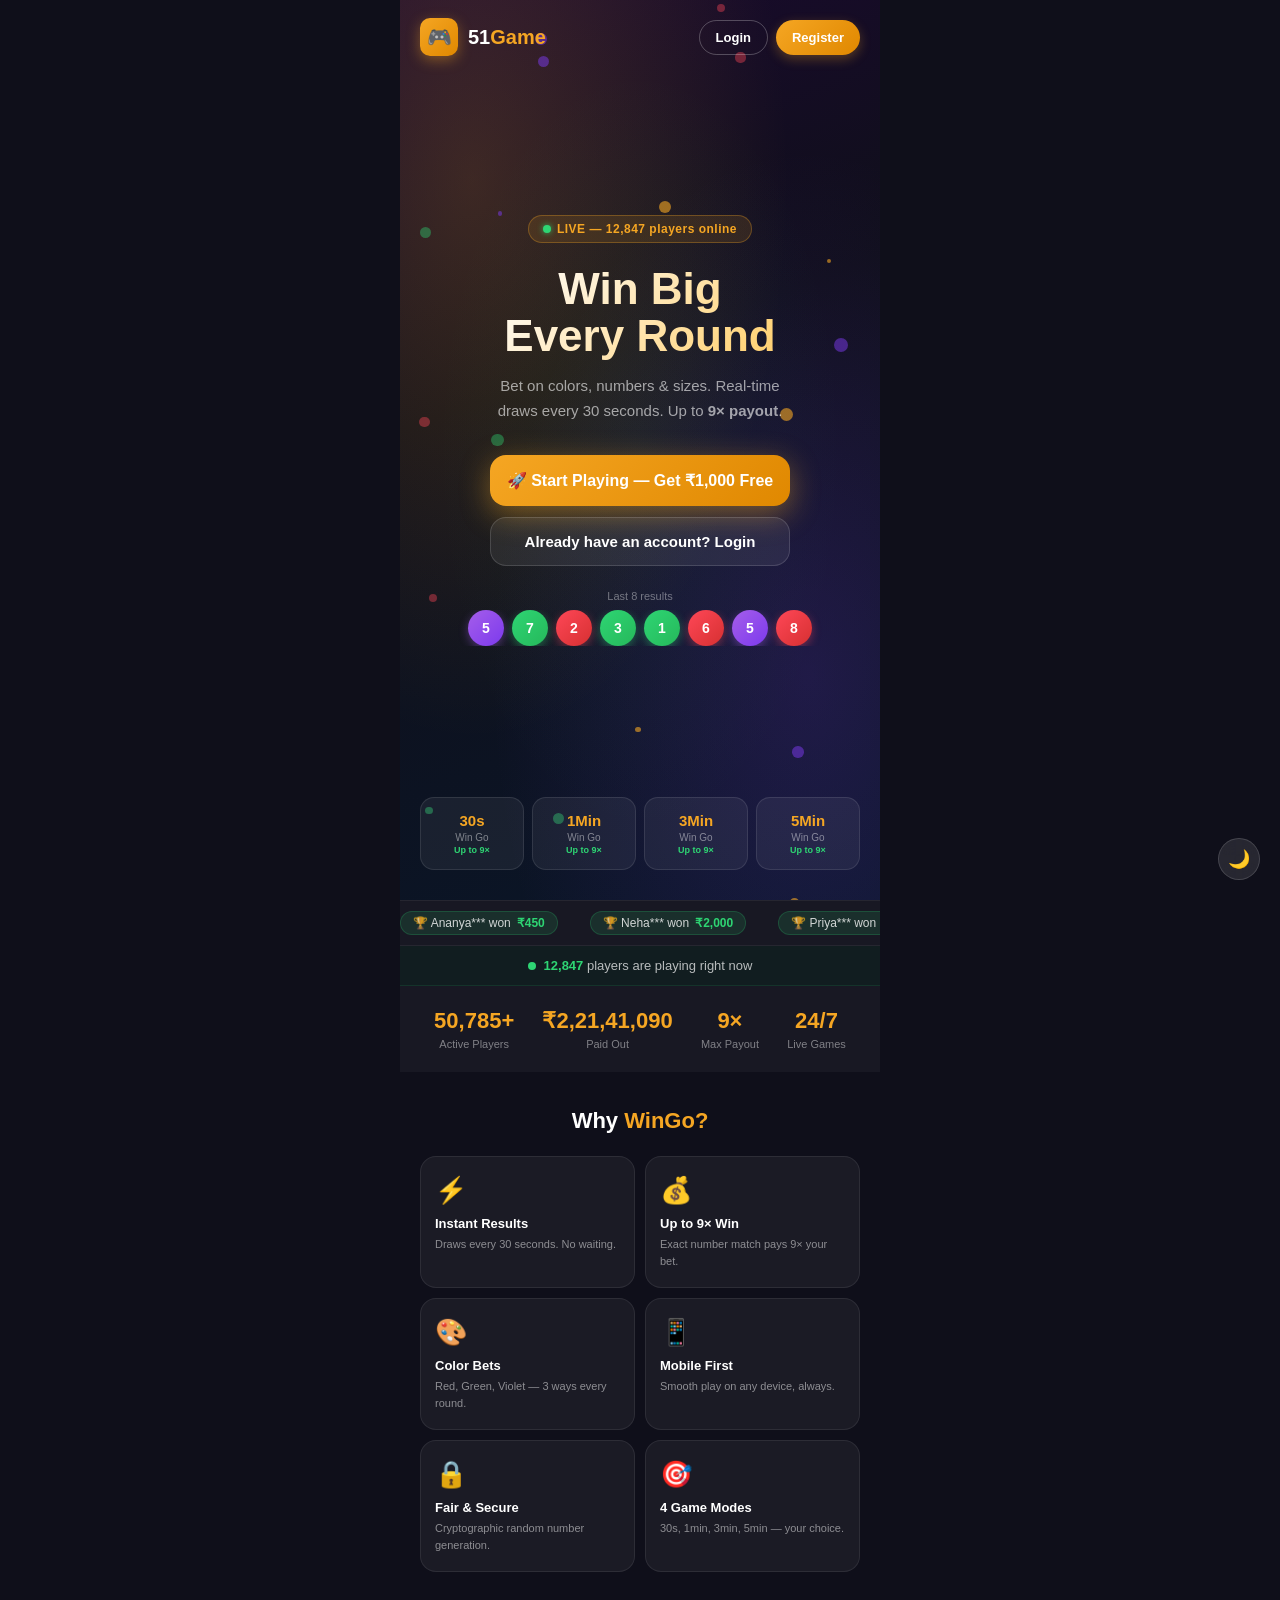
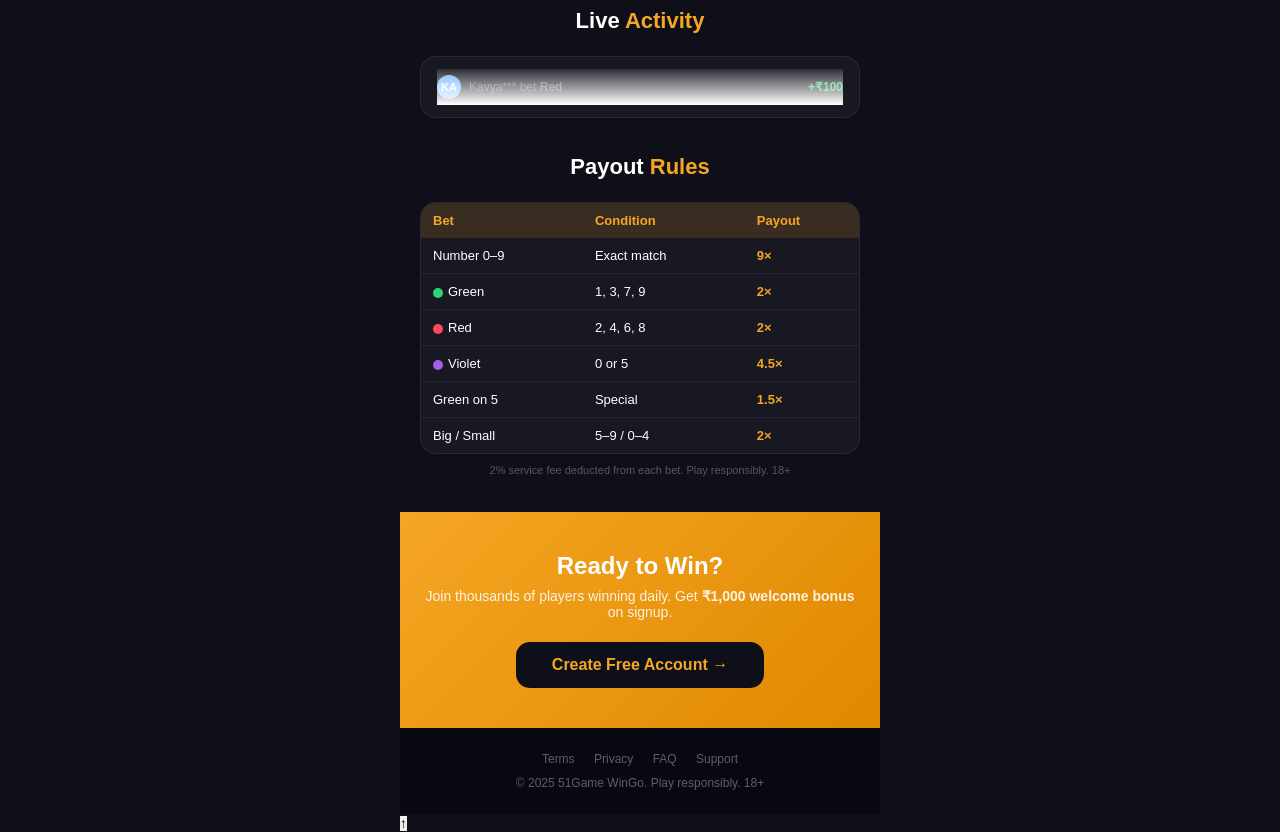
<file: home.html>
<!DOCTYPE html>
<html lang="en">
<head>
    <meta charset="UTF-8">
    <meta name="viewport" content="width=device-width, initial-scale=1.0, maximum-scale=1.0, user-scalable=no">
    <title>51Game WinGo — Win Every 30 Seconds</title>
    <link rel="icon" href="https://ossimg.51game-game.com/51game/other/h5setting_20240530145344k6oc.ico">
    <link rel="manifest" href="manifest.json">
    <link rel="stylesheet" href="css/animations.css">
    <meta name="theme-color" content="#f5a623">
    <style>
        * { box-sizing: border-box; margin: 0; padding: 0; }
        body {
            font-family: -apple-system, BlinkMacSystemFont, 'Segoe UI', sans-serif;
            background: #0f0f1a;
            color: #fff;
            min-height: 100vh;
            max-width: 480px;
            margin: 0 auto;
            overflow-x: hidden;
        }
        a { text-decoration: none; color: inherit; }
        button { cursor: pointer; border: none; outline: none; font-family: inherit; }

        /* ── Hero ── */
        .hero {
            min-height: 100vh;
            background: linear-gradient(160deg, #1a0a2e 0%, #0f0f1a 40%, #0a1628 100%);
            display: flex; flex-direction: column;
            position: relative; overflow: hidden;
        }
        .hero-bg-glow {
            position: absolute; inset: 0; pointer-events: none;
            background:
                radial-gradient(ellipse at 15% 20%, rgba(245,166,35,0.18) 0%, transparent 55%),
                radial-gradient(ellipse at 85% 75%, rgba(124,58,237,0.18) 0%, transparent 55%),
                radial-gradient(ellipse at 50% 50%, rgba(46,213,115,0.06) 0%, transparent 60%);
        }

        /* ── Nav ── */
        .nav {
            display: flex; align-items: center; justify-content: space-between;
            padding: 18px 20px;
            position: relative; z-index: 10;
        }
        .nav-logo { display: flex; align-items: center; gap: 10px; }
        .nav-logo-icon {
            width: 38px; height: 38px;
            background: linear-gradient(135deg, #f5a623, #e08800);
            border-radius: 10px;
            display: flex; align-items: center; justify-content: center;
            font-size: 20px;
            box-shadow: 0 4px 14px rgba(245,166,35,0.4);
        }
        .nav-logo span { font-size: 20px; font-weight: 800; }
        .nav-logo span em { color: #f5a623; font-style: normal; }
        .nav-btns { display: flex; gap: 8px; }
        .nav-btn {
            padding: 9px 16px; border-radius: 20px;
            font-size: 13px; font-weight: 600;
            transition: all 0.2s;
        }
        .nav-btn-login {
            background: transparent;
            border: 1.5px solid rgba(255,255,255,0.25);
            color: #fff;
        }
        .nav-btn-login:hover { border-color: rgba(255,255,255,0.5); }
        .nav-btn-register {
            background: linear-gradient(135deg, #f5a623, #e08800);
            color: #fff;
            box-shadow: 0 4px 12px rgba(245,166,35,0.3);
        }

        /* ── Live badge ── */
        .live-badge {
            display: inline-flex; align-items: center; gap: 6px;
            background: rgba(245,166,35,0.12);
            border: 1px solid rgba(245,166,35,0.3);
            color: #f5a623;
            padding: 6px 14px; border-radius: 20px;
            font-size: 12px; font-weight: 700; letter-spacing: 0.5px;
            margin-bottom: 22px;
        }
        .live-dot {
            width: 8px; height: 8px; border-radius: 50%;
            background: #2ed573;
            animation: pulse 1.5s ease-in-out infinite;
            box-shadow: 0 0 6px rgba(46,213,115,0.8);
        }

        /* ── Hero content ── */
        .hero-content {
            flex: 1;
            display: flex; flex-direction: column;
            align-items: center; justify-content: center;
            padding: 20px 24px 30px;
            text-align: center;
            position: relative; z-index: 5;
        }
        .hero-title {
            font-size: 44px; font-weight: 900;
            line-height: 1.08;
            margin-bottom: 14px;
            background: linear-gradient(135deg, #fff 0%, #ffd57e 50%, #f5a623 100%);
            -webkit-background-clip: text;
            -webkit-text-fill-color: transparent;
            background-clip: text;
            background-size: 200% auto;
            animation: gradientShift 4s ease infinite;
        }
        @keyframes gradientShift {
            0%,100% { background-position: 0% 50%; }
            50% { background-position: 100% 50%; }
        }
        .hero-subtitle {
            font-size: 15px; color: rgba(255,255,255,0.6);
            line-height: 1.65; max-width: 320px;
            margin-bottom: 32px;
        }
        .hero-cta { display: flex; flex-direction: column; gap: 11px; width: 100%; max-width: 300px; }
        .cta-primary {
            padding: 16px;
            background: linear-gradient(135deg, #f5a623, #e08800);
            color: #fff; border-radius: 16px;
            font-size: 16px; font-weight: 700;
            box-shadow: 0 8px 30px rgba(245,166,35,0.45);
            transition: transform 0.15s, box-shadow 0.15s;
        }
        .cta-primary:active { transform: scale(0.97); box-shadow: 0 4px 16px rgba(245,166,35,0.3); }
        .cta-secondary {
            padding: 15px;
            background: rgba(255,255,255,0.07);
            border: 1.5px solid rgba(255,255,255,0.14);
            color: #fff; border-radius: 16px;
            font-size: 15px; font-weight: 600;
            transition: background 0.2s;
        }
        .cta-secondary:active { background: rgba(255,255,255,0.12); }

        /* ── Recent results ticker ── */
        .results-ticker {
            margin-top: 24px;
            width: 100%;
        }
        .ticker-label { font-size: 11px; color: rgba(255,255,255,0.4); margin-bottom: 8px; text-align: center; }
        .ticker-nums {
            display: flex; gap: 8px; justify-content: center; flex-wrap: nowrap; overflow: hidden;
        }
        .ticker-num {
            width: 36px; height: 36px; border-radius: 50%;
            display: flex; align-items: center; justify-content: center;
            font-size: 14px; font-weight: 800; color: #fff;
            flex-shrink: 0;
        }
        .tn-green  { background: linear-gradient(135deg,#2ed573,#26b85b); box-shadow: 0 3px 10px rgba(46,213,115,0.4); }
        .tn-red    { background: linear-gradient(135deg,#ff4757,#d63031); box-shadow: 0 3px 10px rgba(255,71,87,0.4); }
        .tn-violet { background: linear-gradient(135deg,#a55eea,#7c3aed); box-shadow: 0 3px 10px rgba(165,94,234,0.4); }
        .tn-mixed  { background: linear-gradient(135deg,#a55eea 0%,#ff4757 100%); }

        /* ── Game modes ── */
        .modes-preview {
            display: flex; gap: 8px;
            justify-content: center;
            margin-top: 0; padding: 0 20px 30px;
            position: relative; z-index: 5;
        }
        .mode-chip {
            flex: 1;
            background: rgba(255,255,255,0.06);
            border: 1px solid rgba(255,255,255,0.1);
            border-radius: 14px;
            padding: 14px 8px;
            text-align: center;
            transition: all 0.2s;
        }
        .mode-chip:active { background: rgba(245,166,35,0.15); border-color: rgba(245,166,35,0.3); }
        .mode-chip .time { font-size: 15px; font-weight: 800; color: #f5a623; }
        .mode-chip .label { font-size: 10px; color: rgba(255,255,255,0.45); margin-top: 3px; }
        .mode-chip .odds { font-size: 9px; color: #2ed573; margin-top: 2px; font-weight: 600; }

        /* ── Marquee wins ── */
        .wins-marquee {
            background: rgba(255,255,255,0.04);
            border-top: 1px solid rgba(255,255,255,0.06);
            border-bottom: 1px solid rgba(255,255,255,0.06);
            padding: 10px 0;
            overflow: hidden;
            position: relative; z-index: 5;
        }
        .wins-marquee-inner {
            display: flex; gap: 32px;
            white-space: nowrap;
            animation: marquee 22s linear infinite;
        }
        .win-pill {
            display: inline-flex; align-items: center; gap: 6px;
            background: rgba(46,213,115,0.12);
            border: 1px solid rgba(46,213,115,0.2);
            border-radius: 20px;
            padding: 4px 12px;
            font-size: 12px; color: rgba(255,255,255,0.8); white-space: nowrap;
        }
        .win-pill .w-amt { color: #2ed573; font-weight: 700; }

        /* ── Stats ── */
        .stats-strip {
            background: rgba(255,255,255,0.04);
            padding: 22px 20px;
            display: flex; justify-content: space-around;
        }
        .stat { text-align: center; }
        .stat-val { font-size: 22px; font-weight: 800; color: #f5a623; }
        .stat-lbl { font-size: 11px; color: rgba(255,255,255,0.45); margin-top: 4px; }

        /* ── Live player count ── */
        .live-players {
            display: flex; align-items: center; justify-content: center; gap: 8px;
            padding: 12px 20px;
            background: rgba(46,213,115,0.07);
            border-bottom: 1px solid rgba(46,213,115,0.12);
        }
        .lp-dot { width: 8px; height: 8px; border-radius: 50%; background: #2ed573; animation: pulse 1.2s ease infinite; }
        .lp-text { font-size: 13px; color: rgba(255,255,255,0.7); }
        .lp-count { color: #2ed573; font-weight: 700; }

        /* ── Features ── */
        .section { padding: 36px 20px; }
        .section-title { font-size: 22px; font-weight: 800; text-align: center; margin-bottom: 22px; }
        .section-title span { color: #f5a623; }
        .features-grid { display: grid; grid-template-columns: 1fr 1fr; gap: 10px; }
        .feature-card {
            background: rgba(255,255,255,0.05);
            border: 1px solid rgba(255,255,255,0.08);
            border-radius: 16px;
            padding: 18px 14px;
            transition: all 0.2s;
        }
        .feature-card:active { transform: scale(0.97); }
        .feature-icon { font-size: 26px; margin-bottom: 10px; }
        .feature-title { font-size: 13px; font-weight: 700; margin-bottom: 5px; }
        .feature-desc { font-size: 11px; color: rgba(255,255,255,0.5); line-height: 1.5; }

        /* ── Payout table ── */
        .payout-table { width: 100%; border-collapse: collapse; font-size: 13px; }
        .payout-table th {
            background: rgba(245,166,35,0.15); color: #f5a623;
            padding: 10px 12px; text-align: left; font-weight: 600;
        }
        .payout-table td { padding: 10px 12px; border-bottom: 1px solid rgba(255,255,255,0.06); }
        .payout-table tr:last-child td { border-bottom: none; }
        .color-dot { width: 10px; height: 10px; border-radius: 50%; display: inline-block; margin-right: 5px; vertical-align: middle; }

        /* ── Bottom CTA ── */
        .bottom-cta {
            background: linear-gradient(135deg, #f5a623 0%, #e08800 100%);
            padding: 40px 24px; text-align: center;
        }
        .bottom-cta h2 { font-size: 24px; font-weight: 800; margin-bottom: 8px; }
        .bottom-cta p { font-size: 14px; opacity: 0.88; margin-bottom: 22px; }
        .bottom-cta .btn {
            display: inline-block;
            background: #0f0f1a; color: #f5a623;
            padding: 14px 36px; border-radius: 14px;
            font-size: 16px; font-weight: 700;
            transition: transform 0.15s;
        }
        .bottom-cta .btn:active { transform: scale(0.96); }

        /* ── Footer ── */
        .footer { background: #080810; padding: 24px; text-align: center; color: rgba(255,255,255,0.35); font-size: 12px; }
        .footer a { color: rgba(255,255,255,0.35); margin: 0 8px; }
        .footer a:hover { color: #f5a623; }

        /* ── Auth Modal ── */
        .modal-overlay {
            position: fixed; inset: 0;
            background: rgba(0,0,0,0.75);
            z-index: 500;
            display: flex; align-items: flex-end;
            opacity: 0; pointer-events: none;
            transition: opacity 0.3s;
        }
        .modal-overlay.open { opacity: 1; pointer-events: all; }
        .modal-sheet {
            background: #1a1a2e;
            border: 1px solid rgba(255,255,255,0.1);
            border-radius: 24px 24px 0 0;
            width: 100%; max-width: 480px; margin: 0 auto;
            padding: 24px 22px 48px;
            transform: translateY(100%);
            transition: transform 0.35s cubic-bezier(0.4,0,0.2,1);
            max-height: 90vh; overflow-y: auto;
        }
        .modal-overlay.open .modal-sheet { transform: translateY(0); }
        .modal-handle { width: 40px; height: 4px; background: rgba(255,255,255,0.2); border-radius: 2px; margin: 0 auto 22px; }
        .modal-tabs {
            display: flex; border-radius: 12px;
            background: rgba(255,255,255,0.07); padding: 4px;
            margin-bottom: 22px;
        }
        .modal-tab {
            flex: 1; padding: 10px; border-radius: 9px;
            text-align: center; font-size: 14px; font-weight: 600;
            color: rgba(255,255,255,0.4); transition: all 0.2s; cursor: pointer;
        }
        .modal-tab.active { background: linear-gradient(135deg,#f5a623,#e08800); color: #fff; }
        .field-group { margin-bottom: 14px; position: relative; }
        .field-label { font-size: 12px; color: rgba(255,255,255,0.5); margin-bottom: 6px; }
        .field-input {
            width: 100%; padding: 13px 16px;
            background: rgba(255,255,255,0.07);
            border: 1.5px solid rgba(255,255,255,0.1);
            border-radius: 12px;
            color: #fff; font-size: 15px; font-family: inherit;
            transition: border-color 0.2s;
        }
        .field-input:focus { border-color: #f5a623; outline: none; }
        .field-input::placeholder { color: rgba(255,255,255,0.3); }
        .field-input.valid   { border-color: #2ed573; }
        .field-input.invalid { border-color: #ff4757; }

        /* Password toggle */
        .pw-wrap { position: relative; }
        .pw-wrap .field-input { padding-right: 44px; }
        .pw-toggle {
            position: absolute; right: 14px; top: 50%; transform: translateY(-50%);
            background: none; border: none; color: rgba(255,255,255,0.4);
            cursor: pointer; font-size: 16px; padding: 4px;
        }

        /* Validation hint */
        .field-hint {
            font-size: 11px; margin-top: 4px;
            display: none;
        }
        .field-hint.ok  { color: #2ed573; display: block; }
        .field-hint.err { color: #ff4757; display: block; }

        .submit-btn {
            width: 100%; padding: 15px;
            background: linear-gradient(135deg, #f5a623, #e08800);
            color: #fff; border-radius: 14px;
            font-size: 16px; font-weight: 700; margin-top: 6px;
            transition: transform 0.15s, box-shadow 0.15s;
            box-shadow: 0 6px 20px rgba(245,166,35,0.35);
        }
        .submit-btn:active { transform: scale(0.97); }
        .submit-btn:disabled { opacity: 0.6; cursor: not-allowed; }
        .modal-footer { text-align: center; margin-top: 14px; font-size: 13px; color: rgba(255,255,255,0.4); }
        .modal-footer a { color: #f5a623; }
        .modal-error {
            background: rgba(255,71,87,0.15);
            border: 1px solid rgba(255,71,87,0.3);
            color: #ff4757;
            padding: 10px 14px; border-radius: 10px;
            font-size: 13px; margin-bottom: 14px; display: none;
        }
        .bonus-banner {
            background: rgba(46,213,115,0.12);
            border: 1px solid rgba(46,213,115,0.25);
            border-radius: 10px; padding: 10px 14px;
            display: flex; align-items: center; gap: 8px;
            font-size: 13px; color: rgba(255,255,255,0.8);
            margin-bottom: 16px;
        }
        .bonus-banner strong { color: #2ed573; }

        /* ── Toast ── */
        .toast {
            position: fixed; top: 20px; left: 50%; transform: translateX(-50%);
            background: rgba(15,15,26,0.92); color: #fff;
            padding: 10px 22px; border-radius: 30px;
            font-size: 14px; z-index: 9999;
            opacity: 0; pointer-events: none;
            transition: opacity 0.3s; white-space: nowrap;
            border: 1px solid rgba(255,255,255,0.1);
            box-shadow: 0 4px 20px rgba(0,0,0,0.3);
        }
        .toast.show { opacity: 1; }

        /* ── Dark mode toggle ── */
        .dark-toggle {
            position: fixed; bottom: 20px; right: 20px; z-index: 300;
            width: 42px; height: 42px; border-radius: 50%;
            background: rgba(255,255,255,0.1);
            border: 1px solid rgba(255,255,255,0.15);
            color: #fff; font-size: 18px;
            display: flex; align-items: center; justify-content: center;
            cursor: pointer; transition: all 0.2s;
            backdrop-filter: blur(10px);
        }
        .dark-toggle:hover { background: rgba(255,255,255,0.2); }
    </style>
</head>
<body>

<!-- Confetti container (injected by JS) -->
<div id="confetti-container"></div>
<div id="balance-delta"></div>

<!-- Hero -->
<div class="hero">
    <div class="hero-bg-glow" id="particlesBg"></div>

    <nav class="nav anim-fade-in">
        <div class="nav-logo">
            <div class="nav-logo-icon">🎮</div>
            <span>51<em>Game</em></span>
        </div>
        <div class="nav-btns">
            <button class="nav-btn nav-btn-login" id="openLogin">Login</button>
            <button class="nav-btn nav-btn-register" id="openRegister">Register</button>
        </div>
    </nav>

    <div class="hero-content">
        <div class="live-badge anim-fade-up delay-1">
            <span class="live-dot"></span>
            <span id="livePlayerBadge">LIVE — 12,847 players online</span>
        </div>
        <h1 class="hero-title anim-fade-up delay-2">Win Big<br>Every Round</h1>
        <p class="hero-subtitle anim-fade-up delay-3">Bet on colors, numbers & sizes. Real-time draws every 30 seconds. Up to <strong>9× payout</strong>.</p>
        <div class="hero-cta anim-fade-up delay-4">
            <button class="cta-primary" id="openRegisterMain">🚀 Start Playing — Get ₹1,000 Free</button>
            <button class="cta-secondary" id="openLoginMain">Already have an account? Login</button>
        </div>

        <!-- Recent results ticker -->
        <div class="results-ticker anim-fade-up delay-5">
            <div class="ticker-label">Last 8 results</div>
            <div class="ticker-nums" id="tickerNums"></div>
        </div>
    </div>

    <!-- Game modes -->
    <div class="modes-preview anim-fade-up delay-6">
        <div class="mode-chip">
            <div class="time">30s</div>
            <div class="label">Win Go</div>
            <div class="odds">Up to 9×</div>
        </div>
        <div class="mode-chip">
            <div class="time">1Min</div>
            <div class="label">Win Go</div>
            <div class="odds">Up to 9×</div>
        </div>
        <div class="mode-chip">
            <div class="time">3Min</div>
            <div class="label">Win Go</div>
            <div class="odds">Up to 9×</div>
        </div>
        <div class="mode-chip">
            <div class="time">5Min</div>
            <div class="label">Win Go</div>
            <div class="odds">Up to 9×</div>
        </div>
    </div>
</div>

<!-- Marquee recent big wins -->
<div class="wins-marquee">
    <div class="wins-marquee-inner" id="marqueeInner"></div>
</div>

<!-- Live player count -->
<div class="live-players">
    <span class="lp-dot"></span>
    <span class="lp-text"><span class="lp-count" id="liveCount">12,847</span> players are playing right now</span>
</div>

<!-- Stats -->
<div class="stats-strip">
    <div class="stat reveal">
        <div class="stat-val" id="statPlayers">0</div>
        <div class="stat-lbl">Active Players</div>
    </div>
    <div class="stat reveal delay-1">
        <div class="stat-val" id="statPaid">₹0</div>
        <div class="stat-lbl">Paid Out</div>
    </div>
    <div class="stat reveal delay-2">
        <div class="stat-val">9×</div>
        <div class="stat-lbl">Max Payout</div>
    </div>
    <div class="stat reveal delay-3">
        <div class="stat-val">24/7</div>
        <div class="stat-lbl">Live Games</div>
    </div>
</div>

<!-- Features -->
<div class="section">
    <h2 class="section-title reveal">Why <span>WinGo?</span></h2>
    <div class="features-grid">
        <div class="feature-card reveal delay-1">
            <div class="feature-icon">⚡</div>
            <div class="feature-title">Instant Results</div>
            <div class="feature-desc">Draws every 30 seconds. No waiting.</div>
        </div>
        <div class="feature-card reveal delay-2">
            <div class="feature-icon">💰</div>
            <div class="feature-title">Up to 9× Win</div>
            <div class="feature-desc">Exact number match pays 9× your bet.</div>
        </div>
        <div class="feature-card reveal delay-3">
            <div class="feature-icon">🎨</div>
            <div class="feature-title">Color Bets</div>
            <div class="feature-desc">Red, Green, Violet — 3 ways every round.</div>
        </div>
        <div class="feature-card reveal delay-4">
            <div class="feature-icon">📱</div>
            <div class="feature-title">Mobile First</div>
            <div class="feature-desc">Smooth play on any device, always.</div>
        </div>
        <div class="feature-card reveal delay-5">
            <div class="feature-icon">🔒</div>
            <div class="feature-title">Fair & Secure</div>
            <div class="feature-desc">Cryptographic random number generation.</div>
        </div>
        <div class="feature-card reveal delay-6">
            <div class="feature-icon">🎯</div>
            <div class="feature-title">4 Game Modes</div>
            <div class="feature-desc">30s, 1min, 3min, 5min — your choice.</div>
        </div>
    </div>
</div>

<!-- Live activity feed -->
<div class="section" style="padding-top:0">
    <h2 class="section-title reveal">Live <span>Activity</span></h2>
    <div style="background:rgba(255,255,255,0.04);border:1px solid rgba(255,255,255,0.08);border-radius:16px;padding:12px 16px">
        <div class="live-feed" id="liveFeedHome"></div>
    </div>
</div>

<!-- Payout Rules -->
<div class="section" style="padding-top:0">
    <h2 class="section-title reveal">Payout <span>Rules</span></h2>
    <div style="background:rgba(255,255,255,0.04);border:1px solid rgba(255,255,255,0.08);border-radius:16px;overflow:hidden" class="reveal">
        <table class="payout-table">
            <thead><tr><th>Bet</th><th>Condition</th><th>Payout</th></tr></thead>
            <tbody>
                <tr><td>Number 0–9</td><td>Exact match</td><td><strong style="color:#f5a623">9×</strong></td></tr>
                <tr><td><span class="color-dot" style="background:#2ed573"></span>Green</td><td>1, 3, 7, 9</td><td><strong style="color:#f5a623">2×</strong></td></tr>
                <tr><td><span class="color-dot" style="background:#ff4757"></span>Red</td><td>2, 4, 6, 8</td><td><strong style="color:#f5a623">2×</strong></td></tr>
                <tr><td><span class="color-dot" style="background:#a55eea"></span>Violet</td><td>0 or 5</td><td><strong style="color:#f5a623">4.5×</strong></td></tr>
                <tr><td>Green on 5</td><td>Special</td><td><strong style="color:#f5a623">1.5×</strong></td></tr>
                <tr><td>Big / Small</td><td>5–9 / 0–4</td><td><strong style="color:#f5a623">2×</strong></td></tr>
            </tbody>
        </table>
    </div>
    <p style="font-size:11px;color:rgba(255,255,255,0.3);margin-top:10px;text-align:center">2% service fee deducted from each bet. Play responsibly. 18+</p>
</div>

<!-- Bottom CTA -->
<div class="bottom-cta reveal">
    <h2>Ready to Win?</h2>
    <p>Join thousands of players winning daily. Get <strong>₹1,000 welcome bonus</strong> on signup.</p>
    <button class="btn" id="openRegisterBottom">Create Free Account →</button>
</div>

<!-- Footer -->
<div class="footer">
    <p style="margin-bottom:10px">
        <a href="#">Terms</a>
        <a href="#">Privacy</a>
        <a href="#">FAQ</a>
        <a href="#">Support</a>
    </p>
    <p>© 2025 51Game WinGo. Play responsibly. 18+</p>
</div>

<!-- Auth Modal -->
<div class="modal-overlay" id="authModal">
    <div class="modal-sheet">
        <div class="modal-handle"></div>
        <div class="modal-tabs">
            <div class="modal-tab active" id="tabLogin" onclick="switchTab('login')">Login</div>
            <div class="modal-tab" id="tabRegister" onclick="switchTab('register')">Register</div>
        </div>

        <!-- Login Form -->
        <div id="loginForm">
            <div class="modal-error" id="loginError"></div>
            <div class="field-group">
                <div class="field-label">Phone / Username</div>
                <input class="field-input" type="text" id="loginPhone" placeholder="Enter phone or username" autocomplete="username">
            </div>
            <div class="field-group">
                <div class="field-label">Password</div>
                <div class="pw-wrap">
                    <input class="field-input" type="password" id="loginPassword" placeholder="Enter password" autocomplete="current-password">
                    <button class="pw-toggle" onclick="togglePw('loginPassword', this)" type="button">👁</button>
                </div>
            </div>
            <button class="submit-btn" onclick="doLogin()">Login</button>
            <div class="modal-footer">Don't have an account? <a href="#" onclick="switchTab('register')">Register</a></div>
        </div>

        <!-- Register Form -->
        <div id="registerForm" style="display:none">
            <div class="bonus-banner">🎁 <span>Create an account and get <strong>₹1,000 bonus</strong> instantly!</span></div>
            <div class="modal-error" id="registerError"></div>
            <div class="field-group">
                <div class="field-label">Username</div>
                <input class="field-input" type="text" id="regUsername" placeholder="Choose a username" oninput="validateField(this, v => v.length >= 3, 'Min 3 characters', 'Looks good!')">
                <div class="field-hint" id="hintUsername"></div>
            </div>
            <div class="field-group">
                <div class="field-label">Phone Number</div>
                <input class="field-input" type="tel" id="regPhone" placeholder="10-digit phone number" oninput="validateField(this, v => /^\d{10}$/.test(v), 'Enter 10-digit number', '✓ Valid')">
                <div class="field-hint" id="hintPhone"></div>
            </div>
            <div class="field-group">
                <div class="field-label">Password</div>
                <div class="pw-wrap">
                    <input class="field-input" type="password" id="regPassword" placeholder="Min 6 characters" oninput="validateField(this, v => v.length >= 6, 'Min 6 characters', '✓ Strong')" autocomplete="new-password">
                    <button class="pw-toggle" onclick="togglePw('regPassword', this)" type="button">👁</button>
                </div>
                <div class="field-hint" id="hintPassword"></div>
            </div>
            <div class="field-group">
                <div class="field-label">Confirm Password</div>
                <div class="pw-wrap">
                    <input class="field-input" type="password" id="regConfirm" placeholder="Repeat password" oninput="validateConfirm(this)" autocomplete="new-password">
                    <button class="pw-toggle" onclick="togglePw('regConfirm', this)" type="button">👁</button>
                </div>
                <div class="field-hint" id="hintConfirm"></div>
            </div>
            <button class="submit-btn" id="registerBtn" onclick="doRegister()">🎁 Create Account &amp; Claim ₹1,000</button>
            <div class="modal-footer">Already have an account? <a href="#" onclick="switchTab('login')">Login</a></div>
        </div>
    </div>
</div>

<div class="toast" id="toast"></div>

<!-- Dark mode toggle -->
<button class="dark-toggle" id="darkToggle" title="Toggle dark mode">🌙</button>

<script type="module">
import { isLoggedIn, login, register } from './js/user.js';
import { initAll, initParticles, startLiveFeed, countUp, confetti, toggleDarkMode } from './js/enhancements.js';

// ── Redirect if already logged in ─────────
if (isLoggedIn()) { window.location.href = 'index.html'; }

// ── Init global enhancements (ripple + scroll-reveal + dark mode) ─
initAll();

// ── Particles in hero bg ───────────────────
initParticles(document.getElementById('particlesBg'));

// ── Animate stats ─────────────────────────
window.addEventListener('load', () => {
    countUp(document.getElementById('statPlayers'), 52480, 1800, '', '+');
    countUp(document.getElementById('statPaid'), 23500000, 2000, '₹', '');
});

// ── Live player counter fluctuation ──────
let liveN = 12847;
setInterval(() => {
    liveN += Math.floor(Math.random() * 30) - 10;
    if (liveN < 10000) liveN = 10000;
    if (liveN > 20000) liveN = 15000;
    const fmt = liveN.toLocaleString('en-IN');
    document.getElementById('liveCount').textContent = fmt;
    document.getElementById('livePlayerBadge').textContent = `LIVE — ${fmt} players online`;
}, 3500);

// ── Results ticker ────────────────────────
const COLORS = {
    0: 'tn-mixed', 1: 'tn-green', 2: 'tn-red', 3: 'tn-green',
    4: 'tn-red', 5: 'tn-violet', 6: 'tn-red', 7: 'tn-green',
    8: 'tn-red', 9: 'tn-green'
};
function randomResult() { const a = new Uint32Array(1); crypto.getRandomValues(a); return a[0] % 10; }
const tickerNums = document.getElementById('tickerNums');
let ticker = Array.from({length: 8}, randomResult);
function renderTicker() {
    tickerNums.innerHTML = ticker.map(n =>
        `<div class="ticker-num ${COLORS[n]} anim-scale-in">${n}</div>`
    ).join('');
}
renderTicker();
setInterval(() => { ticker.shift(); ticker.push(randomResult()); renderTicker(); }, 5000);

// ── Marquee wins ──────────────────────────
const NAMES = ['Raj***','Priya***','Amit***','Pooja***','Suresh***','Neha***','Vikram***','Ananya***'];
const marqueeInner = document.getElementById('marqueeInner');
const wins = Array.from({length: 8}, () => {
    const name = NAMES[Math.floor(Math.random() * NAMES.length)];
    const amt  = [500,1000,2000,5000,9000,450,900,4500][Math.floor(Math.random() * 8)];
    return `<span class="win-pill">🏆 ${name} won <span class="w-amt">₹${amt.toLocaleString('en-IN')}</span></span>`;
});
// Duplicate for seamless loop
marqueeInner.innerHTML = wins.join('') + wins.join('');

// ── Live activity feed ────────────────────
startLiveFeed(document.getElementById('liveFeedHome'));

// ── Modal logic ───────────────────────────
window.switchTab = function(tab) {
    const isLogin = tab === 'login';
    document.getElementById('tabLogin').classList.toggle('active', isLogin);
    document.getElementById('tabRegister').classList.toggle('active', !isLogin);
    document.getElementById('loginForm').style.display = isLogin ? '' : 'none';
    document.getElementById('registerForm').style.display = isLogin ? 'none' : '';
};

function openModal(tab = 'login') {
    switchTab(tab);
    document.getElementById('authModal').classList.add('open');
}
function closeModal() {
    document.getElementById('authModal').classList.remove('open');
}

document.getElementById('authModal').addEventListener('click', e => { if (e.target === document.getElementById('authModal')) closeModal(); });
document.getElementById('openLogin').onclick = () => openModal('login');
document.getElementById('openRegister').onclick = () => openModal('register');
document.getElementById('openRegisterMain').onclick = () => openModal('register');
document.getElementById('openLoginMain').onclick = () => openModal('login');
document.getElementById('openRegisterBottom').onclick = () => openModal('register');

// ── Toast ──────────────────────────────────
function showToast(msg) {
    const t = document.getElementById('toast');
    t.textContent = msg; t.classList.add('show');
    setTimeout(() => t.classList.remove('show'), 2800);
}

// ── Password visibility toggle ────────────
window.togglePw = function(id, btn) {
    const inp = document.getElementById(id);
    inp.type = inp.type === 'password' ? 'text' : 'password';
    btn.textContent = inp.type === 'password' ? '👁' : '🙈';
};

// ── Real-time validation ──────────────────
window.validateField = function(inp, test, errMsg, okMsg) {
    const key = inp.id.replace('reg', '');
    const hint = document.getElementById('hint' + key.charAt(0).toUpperCase() + key.slice(1));
    if (!inp.value) { inp.classList.remove('valid','invalid'); if (hint) hint.className = 'field-hint'; return; }
    const ok = test(inp.value);
    inp.classList.toggle('valid', ok);
    inp.classList.toggle('invalid', !ok);
    if (hint) { hint.textContent = ok ? okMsg : errMsg; hint.className = 'field-hint ' + (ok ? 'ok' : 'err'); }
};

window.validateConfirm = function(inp) {
    const pw = document.getElementById('regPassword').value;
    const hint = document.getElementById('hintConfirm');
    const ok = inp.value === pw && pw.length > 0;
    inp.classList.toggle('valid', ok);
    inp.classList.toggle('invalid', !ok && inp.value.length > 0);
    if (hint) { hint.textContent = ok ? '✓ Passwords match' : 'Passwords do not match'; hint.className = 'field-hint ' + (ok ? 'ok' : (inp.value.length > 0 ? 'err' : '')); }
};

// ── Login ─────────────────────────────────
window.doLogin = function() {
    const phone = document.getElementById('loginPhone').value.trim();
    const pass  = document.getElementById('loginPassword').value;
    const err   = document.getElementById('loginError');
    err.style.display = 'none';
    if (!phone || !pass) { err.textContent = 'Please fill in all fields.'; err.style.display = ''; return; }
    const users = JSON.parse(localStorage.getItem('wingo_users') || '[]');
    const found = users.find(u => (u.username === phone || u.phone === phone) && u.password === pass);
    if (!found) { err.textContent = 'Incorrect phone/username or password.'; err.style.display = ''; return; }
    login(found);
    showToast('👋 Welcome back, ' + found.username + '!');
    setTimeout(() => { window.location.href = 'index.html'; }, 800);
};

// ── Register ──────────────────────────────
window.doRegister = function() {
    const username = document.getElementById('regUsername').value.trim();
    const phone    = document.getElementById('regPhone').value.trim();
    const pass     = document.getElementById('regPassword').value;
    const confirm  = document.getElementById('regConfirm').value;
    const err      = document.getElementById('registerError');
    err.style.display = 'none';
    if (!username || !phone || !pass) { err.textContent = 'Please fill in all fields.'; err.style.display = ''; return; }
    if (username.length < 3)  { err.textContent = 'Username must be at least 3 characters.'; err.style.display = ''; return; }
    if (!/^\d{10}$/.test(phone)) { err.textContent = 'Enter a valid 10-digit phone number.'; err.style.display = ''; return; }
    if (pass.length < 6)   { err.textContent = 'Password must be at least 6 characters.'; err.style.display = ''; return; }
    if (pass !== confirm)  { err.textContent = 'Passwords do not match.'; err.style.display = ''; return; }
    const users = JSON.parse(localStorage.getItem('wingo_users') || '[]');
    if (users.find(u => u.username === username)) { err.textContent = 'Username already taken.'; err.style.display = ''; return; }
    if (users.find(u => u.phone === phone)) { err.textContent = 'Phone number already registered.'; err.style.display = ''; return; }
    const user = register({ username, phone });
    users.push({ username, phone, password: pass, uid: user.uid, createdAt: user.createdAt });
    localStorage.setItem('wingo_users', JSON.stringify(users));
    confetti(70);
    showToast('🎉 Account created! ₹1,000 bonus added!');
    setTimeout(() => { window.location.href = 'index.html'; }, 1200);
};

// ── Dark mode toggle ─────────────────────
document.getElementById('darkToggle').onclick = () => {
    const isDark = toggleDarkMode();
    document.getElementById('darkToggle').textContent = isDark ? '☀️' : '🌙';
};
</script>
</body>
</html>
</file>
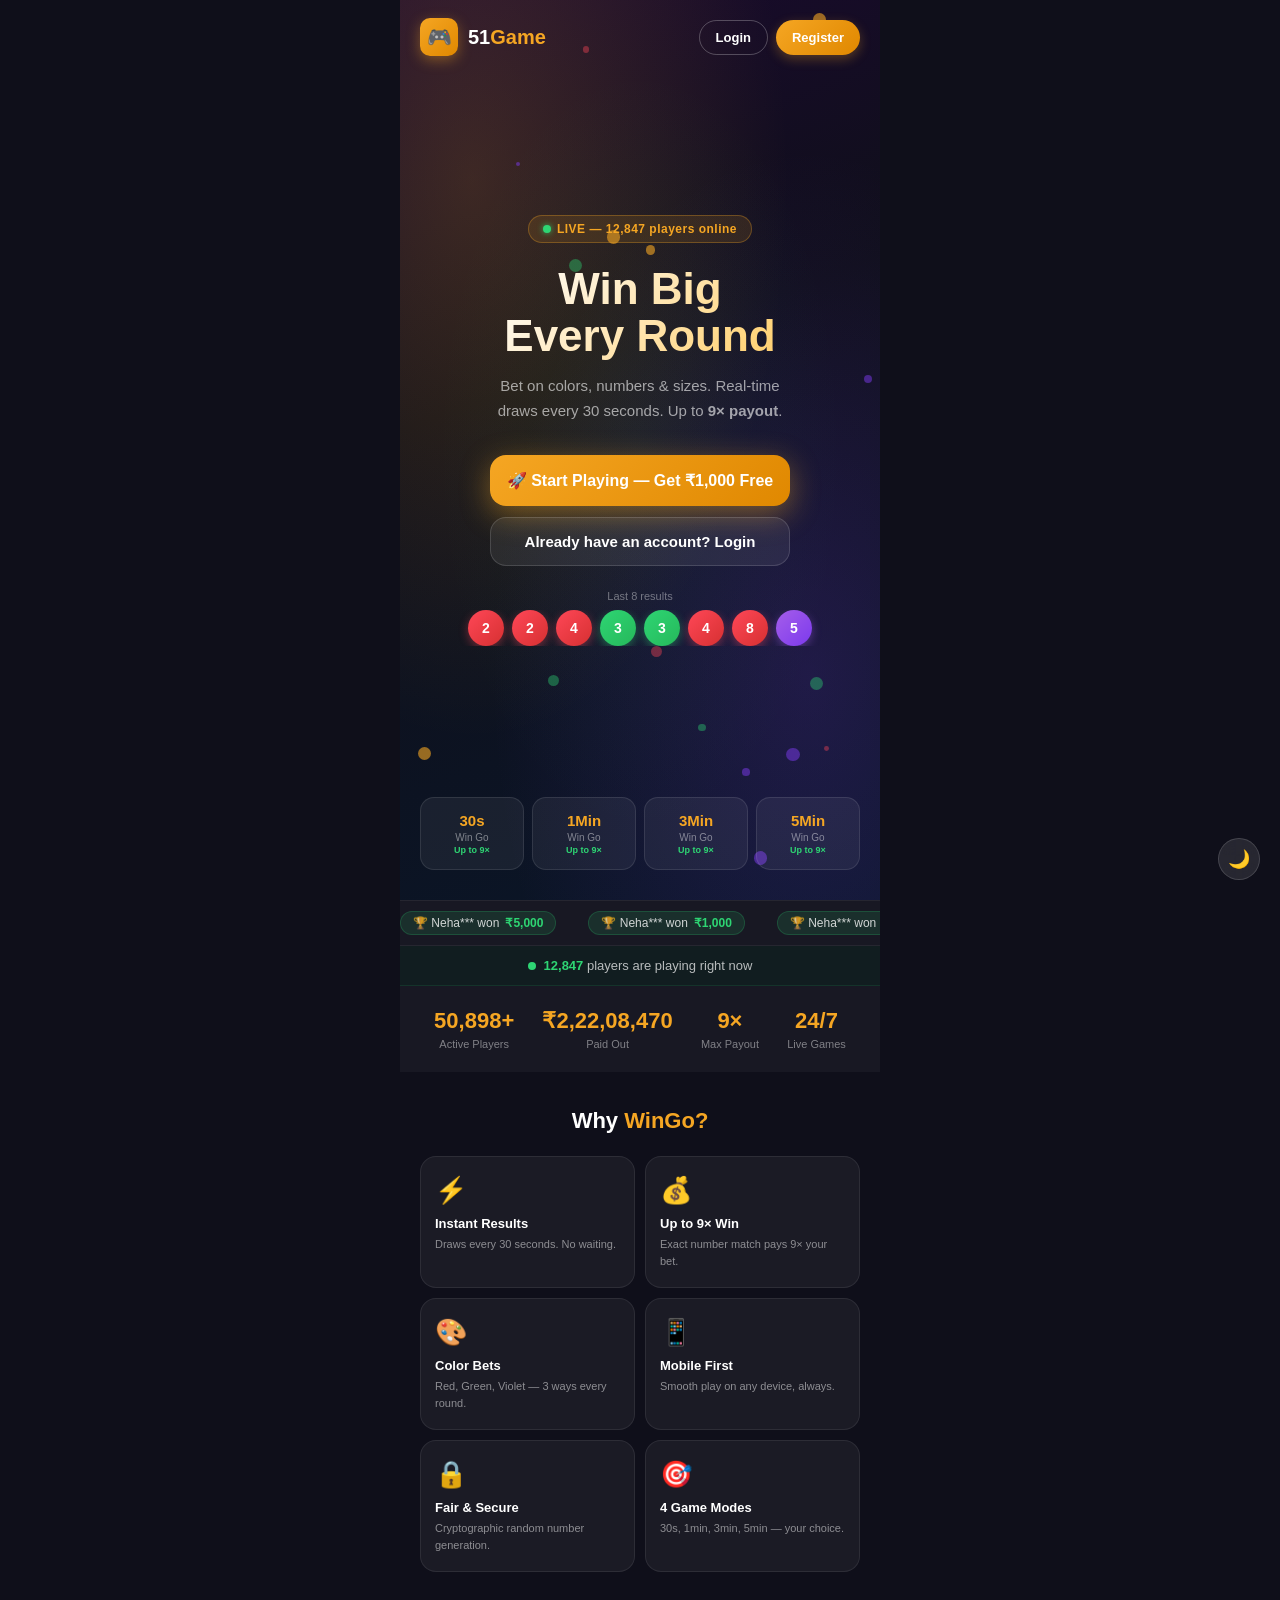
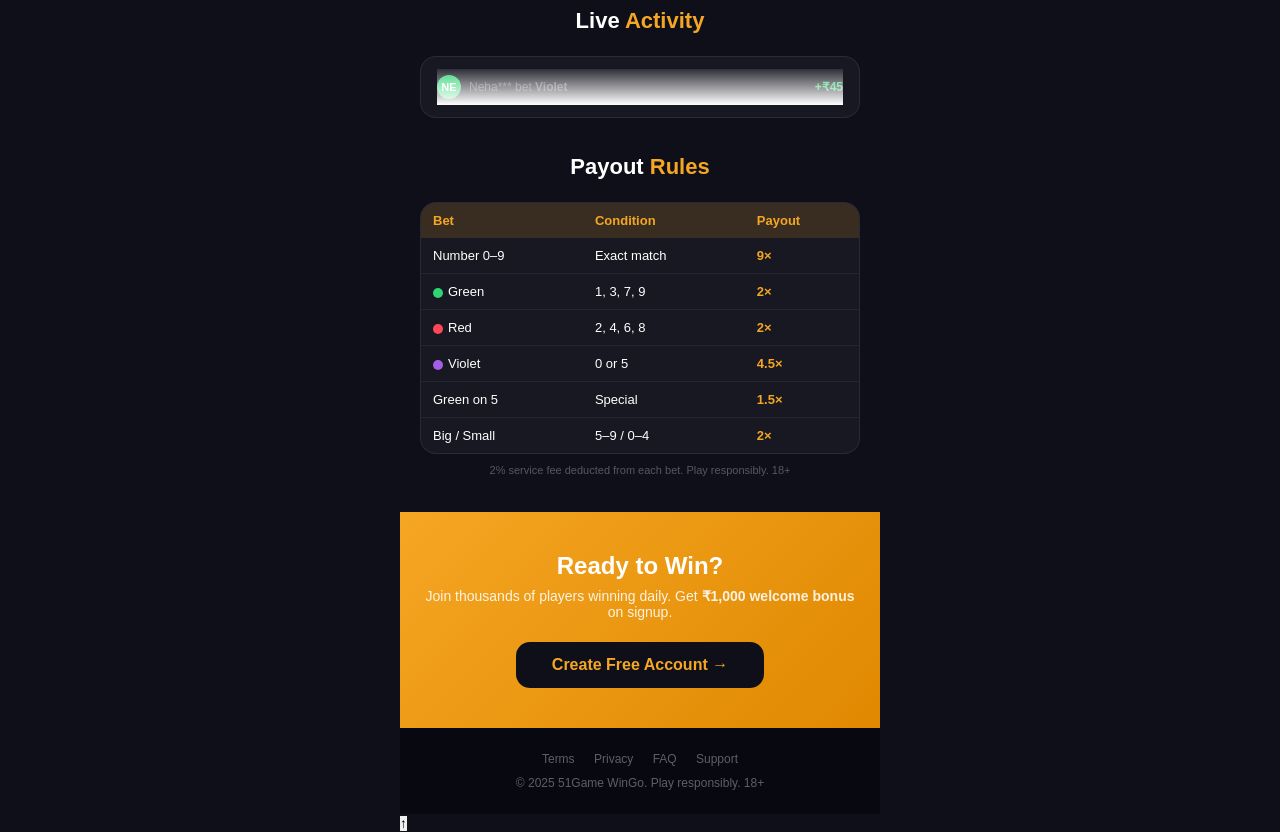
<file: profile.html>
<!DOCTYPE html>
<html lang="en">
<head>
    <meta charset="UTF-8">
    <meta name="viewport" content="width=device-width, initial-scale=1.0, maximum-scale=1.0, user-scalable=no">
    <title>Profile – 51Game</title>
    <link rel="icon" href="https://ossimg.51game-game.com/51game/other/h5setting_20240530145344k6oc.ico">
    <link rel="manifest" href="manifest.json">
    <link rel="stylesheet" href="css/app.css">
    <link rel="stylesheet" href="css/animations.css">
    <style>
        /* ── Profile hero ── */
        .profile-hero {
            background: linear-gradient(135deg, #f5a623 0%, #e08800 100%);
            padding: 24px 20px 28px;
            display: flex; align-items: center; gap: 16px;
            position: relative; overflow: hidden;
        }
        .profile-hero::before {
            content: ''; position: absolute;
            right: -20px; top: -20px;
            width: 120px; height: 120px;
            background: rgba(255,255,255,0.12); border-radius: 50%;
        }
        .profile-hero-info { position: relative; z-index: 1; }
        .profile-hero-info h2 { font-size: 20px; font-weight: 800; color: #fff; }
        .profile-hero-info p  { font-size: 13px; color: rgba(255,255,255,0.75); margin-top: 3px; }
        .profile-hero-info .uid { font-size: 11px; color: rgba(255,255,255,0.6); margin-top: 4px; }
        .profile-hero-badges { display: flex; gap: 6px; flex-wrap: wrap; margin-top: 8px; }

        /* ── Stats grid ── */
        .stats-grid { display: grid; grid-template-columns: 1fr 1fr 1fr; gap: 0; }
        .stat-cell {
            text-align: center; padding: 16px 8px;
            border-right: 1px solid var(--border);
        }
        .stat-cell:last-child { border-right: none; }
        .stat-cell-val { font-size: 18px; font-weight: 800; }
        .stat-cell-lbl { font-size: 10px; color: var(--text-secondary); margin-top: 4px; }

        /* ── VIP progress bar ── */
        .vip-card {
            background: linear-gradient(135deg, #1a0a2e, #2a1060);
            border-radius: 16px; padding: 18px 16px;
            color: #fff; margin-bottom: 16px;
            position: relative; overflow: hidden;
        }
        .vip-card::after {
            content: ''; position: absolute;
            right: -10px; bottom: -10px;
            width: 100px; height: 100px;
            background: rgba(245,166,35,0.1); border-radius: 50%;
        }
        .vip-header { display: flex; align-items: center; justify-content: space-between; margin-bottom: 12px; }
        .vip-title { font-size: 14px; opacity: 0.75; }
        .vip-progress-label { display: flex; justify-content: space-between; font-size: 11px; opacity: 0.6; margin-bottom: 5px; }
        .vip-progress-bar { height: 6px; background: rgba(255,255,255,0.15); border-radius: 3px; overflow: hidden; }
        .vip-progress-fill { height: 100%; border-radius: 3px; background: linear-gradient(90deg,#f5a623,#ffd57e); transition: width 1s ease; }
        .vip-next { font-size: 11px; opacity: 0.6; margin-top: 5px; }

        /* ── Streak card ── */
        .streak-card {
            background: linear-gradient(135deg,#ff6b35,#f5a623);
            border-radius: 16px; padding: 16px; color: #fff;
            display: flex; align-items: center; gap: 14px;
            margin-bottom: 16px;
        }
        .streak-num { font-size: 36px; font-weight: 900; line-height: 1; }
        .streak-info-title { font-size: 15px; font-weight: 700; }
        .streak-info-sub { font-size: 12px; opacity: 0.8; margin-top: 2px; }

        /* ── Referral card ── */
        .referral-card {
            background: var(--card); border-radius: 16px;
            padding: 18px 16px; box-shadow: var(--shadow);
            margin-bottom: 16px;
        }
        .ref-title { font-size: 15px; font-weight: 700; margin-bottom: 8px; }
        .ref-sub   { font-size: 12px; color: var(--text-secondary); margin-bottom: 12px; line-height: 1.5; }
        .ref-code-row { display: flex; gap: 8px; align-items: center; }
        .ref-code {
            flex: 1; padding: 12px 16px; background: var(--bg);
            border: 1.5px dashed var(--primary); border-radius: 10px;
            font-size: 18px; font-weight: 800; color: var(--primary-dark);
            letter-spacing: 2px; text-align: center;
        }
        .ref-copy-btn {
            padding: 12px 16px; background: linear-gradient(135deg,#f5a623,#e08800);
            color: #fff; border-radius: 10px;
            font-size: 13px; font-weight: 600; cursor: pointer; border: none;
        }

        /* ── Edit overlay ── */
        .edit-overlay {
            position: fixed; inset: 0; background: rgba(0,0,0,0.5);
            z-index: 500; display: flex; align-items: flex-end;
            opacity: 0; pointer-events: none; transition: opacity 0.3s;
        }
        .edit-overlay.open { opacity: 1; pointer-events: all; }
        .edit-sheet {
            background: #fff; border-radius: 24px 24px 0 0;
            width: 100%; max-width: 480px; margin: 0 auto;
            padding: 28px 24px 48px;
            transform: translateY(100%);
            transition: transform 0.35s cubic-bezier(0.4,0,0.2,1);
        }
        .edit-overlay.open .edit-sheet { transform: translateY(0); }

        /* Logout sheet */
        .logout-overlay {
            position: fixed; inset: 0; background: rgba(0,0,0,0.6);
            z-index: 600; display: flex; align-items: flex-end;
            opacity: 0; pointer-events: none; transition: opacity 0.3s;
        }
        .logout-overlay.open { opacity: 1; pointer-events: all; }
        .logout-sheet {
            background: #fff; border-radius: 24px 24px 0 0;
            width: 100%; max-width: 480px; margin: 0 auto;
            padding: 28px 24px 48px; text-align: center;
            transform: translateY(100%);
            transition: transform 0.35s cubic-bezier(0.4,0,0.2,1);
        }
        .logout-overlay.open .logout-sheet { transform: translateY(0); }
        .logout-icon { font-size: 48px; margin-bottom: 12px; }
        .logout-title { font-size: 18px; font-weight: 700; margin-bottom: 6px; }
        .logout-sub { font-size: 13px; color: var(--text-secondary); margin-bottom: 24px; }

        /* Toggle */
        .toggle {
            width: 46px; height: 26px;
            background: #ddd; border-radius: 13px;
            position: relative; cursor: pointer;
            transition: background 0.2s;
        }
        .toggle.on { background: #f5a623; }
        .toggle-knob {
            width: 22px; height: 22px; background: #fff;
            border-radius: 50%; position: absolute; top: 2px; left: 2px;
            transition: left 0.2s; box-shadow: 0 2px 4px rgba(0,0,0,0.2);
        }
        .toggle.on .toggle-knob { left: 22px; }
        .toggle-row {
            display: flex; align-items: center; justify-content: space-between;
            padding: 14px 20px; border-bottom: 1px solid var(--border);
        }
        .toggle-row:last-child { border-bottom: none; }
        .toggle-info .ti-title { font-size: 14px; font-weight: 500; }
        .toggle-info .ti-sub { font-size: 12px; color: var(--text-secondary); margin-top: 2px; }

        /* Win rate stat */
        .win-rate-bar { height: 6px; background: var(--border); border-radius: 3px; overflow: hidden; margin-top: 6px; }
        .win-rate-fill { height: 100%; background: linear-gradient(90deg,#2ed573,#26b85b); border-radius: 3px; transition: width 1.2s ease; }
    </style>
</head>
<body>

<!-- Profile Hero -->
<div class="profile-hero anim-fade-in">
    <div class="avatar lg" id="avatarDisp" style="border: 3px solid rgba(255,255,255,0.4)">?</div>
    <div class="profile-hero-info">
        <h2 id="usernameDisp">—</h2>
        <p id="phoneDisp">—</p>
        <div class="uid" id="uidDisp">—</div>
        <div class="profile-hero-badges">
            <span class="vip-badge" id="vipBadge">🥉 Bronze</span>
            <span class="streak-badge" id="streakBadgeHero"><span class="streak-flame">🔥</span> <span id="streakNumHero">0</span> day streak</span>
        </div>
    </div>
</div>

<div class="page-content" style="padding-top:14px">

    <!-- VIP Level Progress -->
    <div class="vip-card anim-fade-up delay-1">
        <div class="vip-header">
            <div>
                <div class="vip-title">VIP Level</div>
                <div class="vip-badge" id="vipBadgeFull" style="font-size:16px;padding:4px 12px">🥉 Bronze</div>
            </div>
            <div style="text-align:right;font-size:12px;opacity:0.7">
                <div>Total Wagered</div>
                <div id="vipWagered" style="font-size:18px;font-weight:800;color:#f5a623">₹0</div>
            </div>
        </div>
        <div class="vip-progress-label">
            <span>Progress to next level</span>
            <span id="vipPct">0%</span>
        </div>
        <div class="vip-progress-bar"><div class="vip-progress-fill" id="vipFill" style="width:0%"></div></div>
        <div class="vip-next" id="vipNext">Wager ₹10,000 to reach Silver</div>
    </div>

    <!-- Daily Streak -->
    <div class="streak-card anim-fade-up delay-2">
        <div>
            <div class="streak-num" id="streakNum">🔥 0</div>
        </div>
        <div>
            <div class="streak-info-title">Day Login Streak</div>
            <div class="streak-info-sub">Log in daily to keep your streak alive!</div>
        </div>
    </div>

    <!-- Stats -->
    <div class="card anim-fade-up delay-2" style="margin-bottom:16px">
        <div class="stats-grid">
            <div class="stat-cell">
                <div class="stat-cell-val" style="color:var(--primary-dark)" id="balDisp">₹0</div>
                <div class="stat-cell-lbl">Balance</div>
            </div>
            <div class="stat-cell">
                <div class="stat-cell-val" style="color:var(--green)" id="txCount">0</div>
                <div class="stat-cell-lbl">Bets Placed</div>
            </div>
            <div class="stat-cell">
                <div class="stat-cell-val" style="color:#a55eea" id="memberDays">0</div>
                <div class="stat-cell-lbl">Days Active</div>
            </div>
        </div>
        <!-- Win rate -->
        <div style="padding:12px 20px 16px;border-top:1px solid var(--border)">
            <div style="display:flex;justify-content:space-between;font-size:13px;font-weight:600;margin-bottom:4px">
                <span>Win Rate</span>
                <span style="color:var(--green)" id="winRateLabel">0%</span>
            </div>
            <div class="win-rate-bar"><div class="win-rate-fill" id="winRateFill" style="width:0%"></div></div>
        </div>
        <!-- Extra stats -->
        <div style="display:flex;border-top:1px solid var(--border)">
            <div style="flex:1;text-align:center;padding:12px;border-right:1px solid var(--border)">
                <div style="font-size:15px;font-weight:700;color:var(--green)" id="totalWonStat">₹0</div>
                <div style="font-size:10px;color:var(--text-secondary);margin-top:3px">Total Won</div>
            </div>
            <div style="flex:1;text-align:center;padding:12px">
                <div style="font-size:15px;font-weight:700;color:var(--accent)" id="totalLostStat">₹0</div>
                <div style="font-size:10px;color:var(--text-secondary);margin-top:3px">Total Lost</div>
            </div>
        </div>
    </div>

    <!-- Referral -->
    <div class="referral-card anim-fade-up delay-3">
        <div class="ref-title">🎁 Refer & Earn</div>
        <div class="ref-sub">Invite friends and earn rewards when they play. Share your unique referral code.</div>
        <div class="ref-code-row">
            <div class="ref-code" id="refCode">—</div>
            <button class="ref-copy-btn" onclick="copyRef()">📋 Share</button>
        </div>
    </div>

    <!-- Achievements -->
    <div class="section-title">🏅 Achievements</div>
    <div class="card anim-fade-up delay-3" style="margin-bottom:16px">
        <div class="card-body" id="achievementsList" style="padding:12px 16px"></div>
    </div>

    <!-- Account -->
    <div class="section-title">Account</div>
    <div class="card anim-fade-up delay-4" style="margin-bottom:16px">
        <div class="list-item" onclick="openEdit('username')">
            <div class="li-icon" style="background:#fff8ec">✏️</div>
            <div><div class="li-title">Edit Username</div><div class="li-sub" id="subUsername">—</div></div>
            <div class="li-right">›</div>
        </div>
        <div class="list-item" onclick="openEdit('phone')">
            <div class="li-icon" style="background:#eef5ff">📱</div>
            <div><div class="li-title">Phone Number</div><div class="li-sub" id="subPhone">—</div></div>
            <div class="li-right">›</div>
        </div>
        <div class="list-item" onclick="openEdit('password')">
            <div class="li-icon" style="background:#f0faf5">🔑</div>
            <div><div class="li-title">Change Password</div><div class="li-sub">Keep your account secure</div></div>
            <div class="li-right">›</div>
        </div>
    </div>

    <!-- Wallet -->
    <div class="section-title">Wallet</div>
    <div class="card anim-fade-up delay-4" style="margin-bottom:16px">
        <a class="list-item" href="wallet.html">
            <div class="li-icon" style="background:#fff8ec">💳</div>
            <div><div class="li-title">My Wallet</div><div class="li-sub">Deposit, withdraw & history</div></div>
            <div class="li-right">›</div>
        </a>
    </div>

    <!-- Preferences -->
    <div class="section-title">Preferences</div>
    <div class="card anim-fade-up delay-5" style="margin-bottom:16px">
        <div class="toggle-row">
            <div class="toggle-info">
                <div class="ti-title">🌙 Dark Mode</div>
                <div class="ti-sub">Switch to dark theme</div>
            </div>
            <div class="toggle" id="toggleDark" onclick="togglePref('dark')"><div class="toggle-knob"></div></div>
        </div>
        <div class="toggle-row">
            <div class="toggle-info">
                <div class="ti-title">🔊 Sound Effects</div>
                <div class="ti-sub">Countdown & result sounds</div>
            </div>
            <div class="toggle on" id="toggleSound" onclick="togglePref('sound')"><div class="toggle-knob"></div></div>
        </div>
        <div class="toggle-row">
            <div class="toggle-info">
                <div class="ti-title">🔔 Notifications</div>
                <div class="ti-sub">Game result alerts</div>
            </div>
            <div class="toggle" id="toggleNotif" onclick="togglePref('notif')"><div class="toggle-knob"></div></div>
        </div>
        <div class="toggle-row">
            <div class="toggle-info">
                <div class="ti-title">⚡ Auto-confirm Bets</div>
                <div class="ti-sub">Skip confirmation dialog</div>
            </div>
            <div class="toggle" id="toggleAuto" onclick="togglePref('auto')"><div class="toggle-knob"></div></div>
        </div>
    </div>

    <!-- Support -->
    <div class="section-title">Support</div>
    <div class="card anim-fade-up delay-5" style="margin-bottom:16px">
        <div class="list-item" onclick="toast('Live chat coming soon!')">
            <div class="li-icon" style="background:#eef0ff">💬</div>
            <div><div class="li-title">Live Support</div><div class="li-sub">Chat with us 24/7</div></div>
            <div class="li-right">›</div>
        </div>
        <div class="list-item" onclick="toast('FAQ opening soon...')">
            <div class="li-icon" style="background:#f0faf5">❓</div>
            <div><div class="li-title">FAQ</div><div class="li-sub">Common questions answered</div></div>
            <div class="li-right">›</div>
        </div>
        <div class="list-item" onclick="toast('Terms & Privacy opening...')">
            <div class="li-icon" style="background:#f8f0ff">📄</div>
            <div><div class="li-title">Terms & Privacy</div><div class="li-sub">Our policies</div></div>
            <div class="li-right">›</div>
        </div>
    </div>

    <!-- Logout -->
    <button class="btn btn-danger anim-fade-up delay-6" onclick="openLogout()" style="margin-bottom:8px">🚪 Logout</button>
    <p style="text-align:center;font-size:11px;color:var(--text-secondary);margin-bottom:24px">51Game WinGo v2.0.0</p>

</div>

<!-- Bottom Tabs -->
<nav class="tab-bar">
    <a class="tab-item" href="home.html"><span class="tab-icon">🏠</span><span>Home</span></a>
    <a class="tab-item" href="index.html"><span class="tab-icon">🎮</span><span>Game</span></a>
    <a class="tab-item" href="wallet.html"><span class="tab-icon">💳</span><span>Wallet</span></a>
    <a class="tab-item active" href="profile.html"><span class="tab-icon">👤</span><span>Profile</span></a>
</nav>

<!-- Edit Sheet -->
<div class="edit-overlay" id="editOverlay">
    <div class="edit-sheet">
        <div class="modal-handle" style="width:40px;height:4px;background:#ddd;border-radius:2px;margin:0 auto 20px"></div>
        <div class="modal-title" id="editTitle" style="font-size:18px;font-weight:700;text-align:center;margin-bottom:20px">Edit</div>
        <div id="editBody"></div>
    </div>
</div>

<!-- Logout Confirmation Sheet -->
<div class="logout-overlay" id="logoutOverlay">
    <div class="logout-sheet">
        <div class="modal-handle" style="width:40px;height:4px;background:#ddd;border-radius:2px;margin:0 auto 20px"></div>
        <div class="logout-icon">🚪</div>
        <div class="logout-title">Log Out?</div>
        <div class="logout-sub">You'll need to login again to access your account and game.</div>
        <button class="btn btn-danger" onclick="doLogout()" style="margin-bottom:10px">Yes, Logout</button>
        <button class="btn btn-outline" onclick="closeLogout()">Cancel</button>
    </div>
</div>

<div class="app-toast" id="toast"></div>

<script type="module">
import { requireAuth, getUser, getBalance, getTransactions, logout, login, formatCurrency } from './js/user.js';
import { initAll, getVipLevel, getAchievements, getReferralCode, shareReferral, getDailyStreak, countUp, copyText, toggleDarkMode } from './js/enhancements.js';

if (!requireAuth('home.html')) throw new Error('Not logged in');
initAll();

let user = getUser();

// ── Render ─────────────────────────────────
function render() {
    const txs = getTransactions();
    const bal = getBalance();

    // Avatar & hero
    const initials = (user.username || '?').slice(0,2).toUpperCase();
    const hue = [...(user.username||'A')].reduce((h,c) => h + c.charCodeAt(0), 0) % 360;
    document.getElementById('avatarDisp').textContent = initials;
    document.getElementById('avatarDisp').style.background = `linear-gradient(135deg,hsl(${hue},70%,50%),hsl(${(hue+60)%360},70%,40%))`;
    document.getElementById('usernameDisp').textContent = user.username || '—';
    document.getElementById('phoneDisp').textContent = user.phone || 'No phone set';
    document.getElementById('uidDisp').textContent = user.uid || '';
    document.getElementById('subUsername').textContent = user.username || '—';
    document.getElementById('subPhone').textContent = user.phone || 'Not set';

    // Stats
    countUp(document.getElementById('balDisp'), bal, 800, '₹', '', 2);
    const bets = txs.filter(t => t.type === 'bet' || t.type === 'win');
    document.getElementById('txCount').textContent = bets.length;
    const days = user.createdAt ? Math.floor((Date.now() - new Date(user.createdAt)) / 86400000) + 1 : 1;
    document.getElementById('memberDays').textContent = days;

    // Win rate
    const wins = txs.filter(t => t.type === 'win');
    const losses = txs.filter(t => t.type === 'bet');
    const totalGames = wins.length + losses.length;
    const winRate = totalGames ? Math.round((wins.length / totalGames) * 100) : 0;
    document.getElementById('winRateLabel').textContent = winRate + '%';
    document.getElementById('winRateFill').style.width = winRate + '%';

    const totalWon  = wins.reduce((s,t)=>s+t.amount,0);
    const totalLost = losses.reduce((s,t)=>s+t.amount,0);
    countUp(document.getElementById('totalWonStat'), totalWon, 600, '₹', '', 2);
    countUp(document.getElementById('totalLostStat'), totalLost, 600, '₹', '', 2);

    // VIP
    const wagered = losses.reduce((s,t) => s+t.amount, 0) + wins.reduce((s,t) => s + (t.amount / 2), 0);
    const vip = getVipLevel(wagered);
    countUp(document.getElementById('vipWagered'), wagered, 800, '₹', '', 2);
    document.getElementById('vipBadge').className = `vip-badge ${vip.class}`;
    document.getElementById('vipBadge').textContent = `${vip.emoji} ${vip.level}`;
    document.getElementById('vipBadgeFull').className = `vip-badge ${vip.class}`;
    document.getElementById('vipBadgeFull').textContent = `${vip.emoji} ${vip.level}`;
    if (vip.nextAt) {
        const pct = Math.min(100, Math.round((wagered / vip.nextAt) * 100));
        document.getElementById('vipFill').style.width = pct + '%';
        document.getElementById('vipPct').textContent = pct + '%';
        document.getElementById('vipNext').textContent = `Wager ${formatCurrency(vip.nextAt - wagered)} more to reach ${vip.next}`;
    } else {
        document.getElementById('vipFill').style.width = '100%';
        document.getElementById('vipPct').textContent = '100%';
        document.getElementById('vipNext').textContent = '🎉 Maximum VIP level reached!';
    }

    // Daily streak
    const streak = getDailyStreak();
    document.getElementById('streakNum').textContent = '🔥 ' + streak;
    document.getElementById('streakNumHero').textContent = streak;

    // Referral
    const refCode = getReferralCode(user.uid);
    document.getElementById('refCode').textContent = refCode;

    // Achievements
    const achs = getAchievements(txs, bal);
    document.getElementById('achievementsList').innerHTML = achs.map(a =>
        `<div class="achievement ${a.earned ? '' : 'locked'}">
            <div class="achievement-icon">${a.icon}</div>
            <div class="achievement-info">
                <div class="ach-title">${a.title} ${a.earned ? '✅' : '🔒'}</div>
                <div class="ach-desc">${a.desc}</div>
            </div>
        </div>`
    ).join('');

    // Preferences
    const prefs = JSON.parse(localStorage.getItem('wingo_prefs') || '{}');
    setToggle('Sound', prefs.sound !== false);
    setToggle('Notif', prefs.notif === true);
    setToggle('Auto',  prefs.auto  === true);
    setToggle('Dark',  document.documentElement.getAttribute('data-theme') === 'dark');
}

function setToggle(key, val) {
    const el = document.getElementById('toggle' + key);
    if (!el) return;
    el.classList.toggle('on', val);
}

render();

// ── Pref toggles ─────────────────────────
window.togglePref = function(key) {
    if (key === 'dark') {
        const isDark = toggleDarkMode();
        setToggle('Dark', isDark);
        return;
    }
    const prefs = JSON.parse(localStorage.getItem('wingo_prefs') || '{}');
    prefs[key] = !prefs[key];
    localStorage.setItem('wingo_prefs', JSON.stringify(prefs));
    setToggle(key.charAt(0).toUpperCase() + key.slice(1), prefs[key]);
};

// ── Toast ─────────────────────────────────
window.toast = function(msg) {
    const t = document.getElementById('toast');
    t.textContent = msg; t.classList.add('show');
    setTimeout(() => t.classList.remove('show'), 2500);
};

// ── Logout ────────────────────────────────
window.openLogout  = () => document.getElementById('logoutOverlay').classList.add('open');
window.closeLogout = () => document.getElementById('logoutOverlay').classList.remove('open');
window.doLogout    = () => { logout(); window.location.href = 'home.html'; };
document.getElementById('logoutOverlay').addEventListener('click', e => {
    if (e.target === document.getElementById('logoutOverlay')) closeLogout();
});

// ── Edit ──────────────────────────────────
let currentEdit = '';
window.openEdit = function(type) {
    currentEdit = type;
    const overlay = document.getElementById('editOverlay');
    const body    = document.getElementById('editBody');
    const title   = document.getElementById('editTitle');
    if (type === 'username') {
        title.textContent = 'Edit Username';
        body.innerHTML = `<div class="field-group"><div class="field-label">New Username</div>
            <input class="field-input" type="text" id="newVal" value="${user.username||''}" placeholder="Enter new username"></div>
            <button class="btn btn-primary" onclick="saveEdit()">Save Changes</button>
            <button class="btn btn-outline" style="margin-top:10px" onclick="closeEdit()">Cancel</button>`;
    } else if (type === 'phone') {
        title.textContent = 'Update Phone';
        body.innerHTML = `<div class="field-group"><div class="field-label">Phone Number</div>
            <input class="field-input" type="tel" id="newVal" value="${user.phone||''}" placeholder="Enter phone number"></div>
            <button class="btn btn-primary" onclick="saveEdit()">Save Changes</button>
            <button class="btn btn-outline" style="margin-top:10px" onclick="closeEdit()">Cancel</button>`;
    } else if (type === 'password') {
        title.textContent = 'Change Password';
        body.innerHTML = `<div class="field-group"><div class="field-label">Current Password</div>
            <input class="field-input" type="password" id="curPass" placeholder="Current password"></div>
            <div class="field-group"><div class="field-label">New Password</div>
            <input class="field-input" type="password" id="newPass" placeholder="New password (min 6 chars)"></div>
            <div class="field-group"><div class="field-label">Confirm Password</div>
            <input class="field-input" type="password" id="confPass" placeholder="Repeat password"></div>
            <button class="btn btn-primary" onclick="savePass()">Change Password</button>
            <button class="btn btn-outline" style="margin-top:10px" onclick="closeEdit()">Cancel</button>`;
    }
    overlay.classList.add('open');
};
window.closeEdit = () => document.getElementById('editOverlay').classList.remove('open');
document.getElementById('editOverlay').addEventListener('click', e => {
    if (e.target === document.getElementById('editOverlay')) closeEdit();
});

window.saveEdit = function() {
    const val = document.getElementById('newVal').value.trim();
    if (!val) { toast('Field cannot be empty'); return; }
    user[currentEdit] = val;
    login(user);
    const users = JSON.parse(localStorage.getItem('wingo_users') || '[]');
    const idx = users.findIndex(u => u.uid === user.uid);
    if (idx > -1) { users[idx][currentEdit] = val; localStorage.setItem('wingo_users', JSON.stringify(users)); }
    closeEdit(); render(); toast('✅ Updated successfully!');
};

window.savePass = function() {
    const cur  = document.getElementById('curPass').value;
    const newP = document.getElementById('newPass').value;
    const conf = document.getElementById('confPass').value;
    const users = JSON.parse(localStorage.getItem('wingo_users') || '[]');
    const idx = users.findIndex(u => u.uid === user.uid);
    if (idx === -1 || users[idx].password !== cur) { toast('Current password is incorrect'); return; }
    if (newP.length < 6) { toast('Password must be at least 6 characters'); return; }
    if (newP !== conf)   { toast('Passwords do not match'); return; }
    users[idx].password = newP;
    localStorage.setItem('wingo_users', JSON.stringify(users));
    closeEdit(); toast('✅ Password changed!');
};

// ── Referral ──────────────────────────────
window.copyRef = () => shareReferral(getReferralCode(user.uid));
</script>
</body>
</html>
</file>
<file: css/animations.css>
/* ══════════════════════════════════════════
   GLOBAL ANIMATION LIBRARY — 51Game WinGo
   ══════════════════════════════════════════ */

/* ── Entrance animations ── */
@keyframes fadeInUp {
    from { opacity: 0; transform: translateY(24px); }
    to   { opacity: 1; transform: translateY(0); }
}
@keyframes fadeInDown {
    from { opacity: 0; transform: translateY(-16px); }
    to   { opacity: 1; transform: translateY(0); }
}
@keyframes fadeIn {
    from { opacity: 0; }
    to   { opacity: 1; }
}
@keyframes scaleIn {
    from { opacity: 0; transform: scale(0.85); }
    to   { opacity: 1; transform: scale(1); }
}
@keyframes slideInRight {
    from { opacity: 0; transform: translateX(30px); }
    to   { opacity: 1; transform: translateX(0); }
}
@keyframes slideInLeft {
    from { opacity: 0; transform: translateX(-30px); }
    to   { opacity: 1; transform: translateX(0); }
}

/* ── Pulse / glow ── */
@keyframes pulse {
    0%, 100% { opacity: 1; }
    50% { opacity: 0.6; }
}
@keyframes pulseBig {
    0%, 100% { transform: scale(1); }
    50% { transform: scale(1.06); }
}
@keyframes glow {
    0%, 100% { box-shadow: 0 0 8px rgba(245,166,35,0.5); }
    50% { box-shadow: 0 0 22px rgba(245,166,35,0.9), 0 0 40px rgba(245,166,35,0.3); }
}
@keyframes glowGreen {
    0%, 100% { box-shadow: 0 0 8px rgba(46,213,115,0.5); }
    50% { box-shadow: 0 0 22px rgba(46,213,115,0.9); }
}

/* ── Floating particles ── */
@keyframes float {
    0%, 100% { transform: translateY(0) rotate(0deg); opacity: 0.7; }
    33% { transform: translateY(-20px) rotate(120deg); opacity: 1; }
    66% { transform: translateY(-10px) rotate(240deg); opacity: 0.8; }
}
@keyframes floatSlow {
    0%, 100% { transform: translateY(0) translateX(0); }
    25% { transform: translateY(-30px) translateX(10px); }
    75% { transform: translateY(-15px) translateX(-10px); }
}

/* ── Confetti pieces ── */
@keyframes confettiFall {
    0%   { transform: translateY(-20px) rotate(0deg); opacity: 1; }
    100% { transform: translateY(100vh) rotate(720deg); opacity: 0; }
}
@keyframes confettiWiggle {
    0%, 100% { transform: translateX(0); }
    25% { transform: translateX(-8px); }
    75% { transform: translateX(8px); }
}

/* ── Balance delta (win/loss flash) ── */
@keyframes deltaWin {
    0%   { opacity: 0; transform: translateY(0) scale(0.8); }
    20%  { opacity: 1; transform: translateY(-10px) scale(1.1); }
    80%  { opacity: 1; transform: translateY(-30px) scale(1); }
    100% { opacity: 0; transform: translateY(-50px) scale(0.9); }
}
@keyframes deltaLoss {
    0%   { opacity: 0; transform: translateY(0) scale(0.8); }
    20%  { opacity: 1; transform: translateY(-5px) scale(1.1); }
    80%  { opacity: 1; transform: translateY(-20px) scale(1); }
    100% { opacity: 0; transform: translateY(-40px) scale(0.9); }
}

/* ── Number ticker ── */
@keyframes countUp {
    from { transform: translateY(8px); opacity: 0; }
    to   { transform: translateY(0); opacity: 1; }
}

/* ── Ripple ── */
@keyframes ripple {
    0%   { transform: scale(0); opacity: 0.5; }
    100% { transform: scale(4); opacity: 0; }
}

/* ── Streak flame ── */
@keyframes flicker {
    0%, 100% { transform: scaleY(1) rotate(-1deg); }
    33%  { transform: scaleY(1.08) rotate(1deg); }
    66%  { transform: scaleY(0.95) rotate(-2deg); }
}

/* ── Marquee scroll ── */
@keyframes marquee {
    from { transform: translateX(0); }
    to   { transform: translateX(-50%); }
}

/* ── Shimmer skeleton loader ── */
@keyframes shimmer {
    0%   { background-position: -200% 0; }
    100% { background-position: 200% 0; }
}
.skeleton {
    background: linear-gradient(90deg, #f0f0f0 25%, #e0e0e0 50%, #f0f0f0 75%);
    background-size: 200% 100%;
    animation: shimmer 1.4s infinite;
    border-radius: 8px;
}

/* ── Utility animation classes ── */
.anim-fade-up    { animation: fadeInUp 0.5s ease both; }
.anim-fade-in    { animation: fadeIn 0.4s ease both; }
.anim-scale-in   { animation: scaleIn 0.35s cubic-bezier(0.34,1.56,0.64,1) both; }
.anim-slide-right{ animation: slideInRight 0.45s ease both; }
.anim-pulse      { animation: pulse 2s ease-in-out infinite; }
.anim-glow       { animation: glow 2s ease-in-out infinite; }
.anim-float      { animation: floatSlow 4s ease-in-out infinite; }

.delay-1 { animation-delay: 0.1s; }
.delay-2 { animation-delay: 0.2s; }
.delay-3 { animation-delay: 0.3s; }
.delay-4 { animation-delay: 0.4s; }
.delay-5 { animation-delay: 0.5s; }
.delay-6 { animation-delay: 0.6s; }
.delay-7 { animation-delay: 0.7s; }
.delay-8 { animation-delay: 0.8s; }

/* ── Ripple button wrapper ── */
.ripple-btn { position: relative; overflow: hidden; }
.ripple-btn .ripple-circle {
    position: absolute; border-radius: 50%;
    background: rgba(255,255,255,0.35);
    transform: scale(0); animation: ripple 0.6s linear;
    pointer-events: none;
}

/* ── Confetti container ── */
#confetti-container {
    position: fixed; inset: 0;
    pointer-events: none; z-index: 9999;
    overflow: hidden;
}
.confetti-piece {
    position: absolute;
    width: 10px; height: 10px;
    border-radius: 2px;
    animation: confettiFall 2.5s ease-in forwards, confettiWiggle 0.5s ease-in-out infinite alternate;
}

/* ── Balance delta overlay ── */
#balance-delta {
    position: fixed;
    top: 30%;
    left: 50%;
    transform: translateX(-50%);
    font-size: 28px;
    font-weight: 900;
    letter-spacing: -0.5px;
    pointer-events: none;
    z-index: 9998;
    display: none;
    text-shadow: 0 2px 8px rgba(0,0,0,0.3);
}
#balance-delta.win-delta  { color: #2ed573; animation: deltaWin 2s ease-out forwards; }
#balance-delta.loss-delta { color: #ff4757; animation: deltaLoss 1.6s ease-out forwards; }

/* ── Scroll-reveal ── */
.reveal {
    opacity: 0;
    transform: translateY(24px);
    transition: opacity 0.6s ease, transform 0.6s ease;
}
.reveal.visible {
    opacity: 1;
    transform: translateY(0);
}

/* ── Progress ring ── */
.progress-ring {
    transform: rotate(-90deg);
    transform-origin: 50% 50%;
}
.progress-ring-fill {
    transition: stroke-dashoffset 1s linear;
    stroke-linecap: round;
}

/* ── Marquee wrapper ── */
.marquee-track {
    overflow: hidden;
    white-space: nowrap;
}
.marquee-inner {
    display: inline-block;
    animation: marquee 20s linear infinite;
}

/* ── Streak badge ── */
.streak-badge {
    display: inline-flex; align-items: center; gap: 4px;
    background: linear-gradient(135deg, #ff6b35, #f5a623);
    color: #fff;
    padding: 4px 10px;
    border-radius: 20px;
    font-size: 12px;
    font-weight: 700;
}
.streak-flame {
    display: inline-block;
    animation: flicker 0.8s ease-in-out infinite alternate;
}

/* ── VIP badge ── */
.vip-badge {
    display: inline-flex; align-items: center; gap: 5px;
    padding: 3px 10px; border-radius: 12px;
    font-size: 11px; font-weight: 700; letter-spacing: 0.3px;
}
.vip-bronze  { background: linear-gradient(135deg,#cd7f32,#a0522d); color:#fff; }
.vip-silver  { background: linear-gradient(135deg,#c0c0c0,#808080); color:#fff; }
.vip-gold    { background: linear-gradient(135deg,#ffd700,#f5a623); color:#333; }
.vip-diamond { background: linear-gradient(135deg,#b9f2ff,#7c3aed); color:#fff; }

/* ── Achievement badge ── */
.achievement {
    display: flex; align-items: center; gap: 10px;
    padding: 12px 16px;
    background: rgba(245,166,35,0.06);
    border: 1px solid rgba(245,166,35,0.2);
    border-radius: 12px;
    margin-bottom: 8px;
}
.achievement-icon { font-size: 22px; }
.achievement-info .ach-title { font-size: 13px; font-weight: 600; }
.achievement-info .ach-desc  { font-size: 11px; color: var(--text-secondary); margin-top: 2px; }
.achievement.locked { opacity: 0.4; filter: grayscale(1); }

/* ── Hot number bubble ── */
.hot-nums {
    display: flex; gap: 6px; flex-wrap: wrap;
    margin-top: 6px;
}
.hot-num {
    width: 32px; height: 32px; border-radius: 50%;
    display: flex; align-items: center; justify-content: center;
    font-size: 13px; font-weight: 700; color: #fff;
    position: relative;
}
.hot-num::after {
    content: '🔥';
    position: absolute; top: -6px; right: -6px;
    font-size: 10px;
}
.hot-num.green-n { background: linear-gradient(135deg,#2ed573,#26b85b); }
.hot-num.red-n   { background: linear-gradient(135deg,#ff4757,#d63031); }
.hot-num.mixed-n { background: linear-gradient(135deg,#a55eea,#7c3aed); }

/* ── Live activity feed ── */
.live-feed {
    max-height: 140px; overflow: hidden;
    position: relative;
}
.live-feed::after {
    content: '';
    position: absolute; bottom: 0; left: 0; right: 0;
    height: 40px;
    background: linear-gradient(transparent, var(--card, #fff));
    pointer-events: none;
}
.feed-item {
    display: flex; align-items: center; gap: 8px;
    padding: 6px 0; font-size: 12px;
    animation: fadeInUp 0.3s ease;
}
.feed-avatar { width: 24px; height: 24px; border-radius: 50%; display:flex;align-items:center;justify-content:center;font-size:11px;font-weight:700;color:#fff;flex-shrink:0; }
.feed-text { color: var(--text-secondary, #666); flex: 1; }
.feed-amount { font-weight: 700; font-size: 12px; }
.feed-amount.won { color: #2ed573; }
.feed-amount.lost { color: #ff4757; }

/* ── Dark mode ── */
@media (prefers-color-scheme: dark) {
    .dark-auto body { background: #0f0f1a; color: #fff; }
}
[data-theme="dark"] {
    --bg: #0f0f1a;
    --card: #1a1a2e;
    --text: #ffffff;
    --text-secondary: rgba(255,255,255,0.55);
    --border: rgba(255,255,255,0.1);
    --shadow: 0 2px 16px rgba(0,0,0,0.4);
}
[data-theme="dark"] body { background: var(--bg); color: var(--text); }
[data-theme="dark"] .card { background: var(--card); }
[data-theme="dark"] .field-input { background: rgba(255,255,255,0.07); color: #fff; border-color: rgba(255,255,255,0.12); }
[data-theme="dark"] .chip { background: rgba(255,255,255,0.07); border-color: rgba(255,255,255,0.12); color: #fff; }
[data-theme="dark"] .modal-sheet, [data-theme="dark"] .edit-sheet { background: #1a1a2e; color: #fff; }
[data-theme="dark"] .page-header { background: linear-gradient(135deg,#2a1a00,#1a0d00); }
[data-theme="dark"] .tab-bar { background: #1a1a2e; border-top-color: rgba(255,255,255,0.1); }
[data-theme="dark"] .tab-item { color: rgba(255,255,255,0.4); }
[data-theme="dark"] .tx-row { border-bottom-color: rgba(255,255,255,0.08); }
[data-theme="dark"] .list-item { border-bottom-color: rgba(255,255,255,0.08); }
[data-theme="dark"] .section-title { color: rgba(255,255,255,0.4); }
[data-theme="dark"] .modal-title { color: #fff; }
[data-theme="dark"] .field-label { color: rgba(255,255,255,0.5); }
[data-theme="dark"] .btn-outline { color: var(--primary); border-color: var(--primary); }
[data-theme="dark"] .balance-card { background: linear-gradient(135deg,#2a1a00,#3d2800); }
[data-theme="dark"] .skeleton { background: linear-gradient(90deg,#1a1a2e 25%,#252540 50%,#1a1a2e 75%); background-size:200% 100%; }
</file>
<file: css/app.css>
:root {
    --primary: #f5a623;
    --primary-dark: #e08800;
    --primary-light: #ffd57e;
    --accent: #ff4757;
    --green: #2ed573;
    --violet: #a55eea;
    --bg: #f2f2f7;
    --card: #ffffff;
    --text: #1c1c1e;
    --text-secondary: #6c6c70;
    --border: #e5e5ea;
    --shadow: 0 2px 16px rgba(0,0,0,0.10);
    --radius: 16px;
    --tab-height: 64px;
}

* { box-sizing: border-box; margin: 0; padding: 0; }

body {
    font-family: -apple-system, BlinkMacSystemFont, 'Segoe UI', sans-serif;
    background: var(--bg);
    color: var(--text);
    min-height: 100vh;
    max-width: 480px;
    margin: 0 auto;
    position: relative;
}

a { text-decoration: none; color: inherit; }
button { cursor: pointer; border: none; outline: none; font-family: inherit; }
input { outline: none; font-family: inherit; }

/* ── Top App Bar ── */
.app-bar {
    background: linear-gradient(135deg, #f5a623 0%, #f0861a 100%);
    color: #fff;
    display: flex;
    align-items: center;
    justify-content: space-between;
    padding: 16px 20px;
    padding-top: calc(16px + env(safe-area-inset-top));
    position: sticky;
    top: 0;
    z-index: 100;
}
.app-bar h1 { font-size: 18px; font-weight: 700; }
.app-bar .logo-txt { font-size: 20px; font-weight: 800; letter-spacing: -0.5px; }
.app-bar .icon-btn {
    width: 36px; height: 36px;
    background: rgba(255,255,255,0.2);
    border-radius: 50%;
    display: flex; align-items: center; justify-content: center;
    color: #fff; font-size: 18px;
}

/* ── Bottom Tab Bar ── */
.tab-bar {
    position: fixed;
    bottom: 0; left: 50%;
    transform: translateX(-50%);
    width: 100%; max-width: 480px;
    height: var(--tab-height);
    background: #fff;
    border-top: 1px solid var(--border);
    display: flex;
    z-index: 200;
    padding-bottom: env(safe-area-inset-bottom);
    box-shadow: 0 -4px 20px rgba(0,0,0,0.08);
}
.tab-item {
    flex: 1;
    display: flex; flex-direction: column;
    align-items: center; justify-content: center;
    gap: 3px;
    color: #aaa;
    font-size: 10px;
    font-weight: 500;
    transition: color 0.2s;
    position: relative;
}
.tab-item.active { color: var(--primary-dark); }
.tab-item .tab-icon { font-size: 22px; line-height: 1; }
.tab-item.active::after {
    content: '';
    position: absolute;
    top: 0; left: 20%; right: 20%;
    height: 3px;
    background: var(--primary);
    border-radius: 0 0 3px 3px;
}

/* ── Cards ── */
.card {
    background: var(--card);
    border-radius: var(--radius);
    box-shadow: var(--shadow);
    overflow: hidden;
}
.card-header {
    padding: 16px 20px 12px;
    border-bottom: 1px solid var(--border);
    font-weight: 600;
    font-size: 15px;
    display: flex; align-items: center; justify-content: space-between;
}
.card-body { padding: 16px 20px; }

/* ── Buttons ── */
.btn {
    display: block; width: 100%;
    padding: 14px;
    border-radius: 12px;
    font-size: 16px;
    font-weight: 600;
    text-align: center;
    transition: all 0.2s;
}
.btn-primary {
    background: linear-gradient(135deg, #f5a623, #e08800);
    color: #fff;
    box-shadow: 0 4px 14px rgba(240,134,26,0.35);
}
.btn-primary:active { transform: scale(0.97); }
.btn-outline {
    background: transparent;
    border: 2px solid var(--primary);
    color: var(--primary-dark);
}
.btn-danger {
    background: linear-gradient(135deg, #ff4757, #d63031);
    color: #fff;
}
.btn-sm {
    padding: 8px 16px;
    border-radius: 8px;
    font-size: 13px;
    font-weight: 600;
    width: auto;
    display: inline-block;
}

/* ── Form fields ── */
.field-group { margin-bottom: 16px; }
.field-label { font-size: 13px; color: var(--text-secondary); margin-bottom: 6px; font-weight: 500; }
.field-input {
    width: 100%;
    padding: 13px 16px;
    border: 1.5px solid var(--border);
    border-radius: 12px;
    font-size: 15px;
    background: #fafafa;
    transition: border-color 0.2s;
}
.field-input:focus { border-color: var(--primary); background: #fff; }
.field-row {
    display: flex;
    align-items: center;
    border: 1.5px solid var(--border);
    border-radius: 12px;
    background: #fafafa;
    overflow: hidden;
    transition: border-color 0.2s;
}
.field-row:focus-within { border-color: var(--primary); background: #fff; }
.field-row .field-prefix {
    padding: 13px 12px;
    color: var(--text-secondary);
    font-size: 15px;
    border-right: 1px solid var(--border);
    background: #f2f2f2;
}
.field-row input {
    flex: 1; padding: 13px 16px;
    border: none; background: transparent; font-size: 15px;
}

/* ── Balance card ── */
.balance-card {
    background: linear-gradient(135deg, #f5a623 0%, #e08800 100%);
    color: #fff;
    border-radius: var(--radius);
    padding: 24px 20px;
    position: relative;
    overflow: hidden;
}
.balance-card::before {
    content: '';
    position: absolute;
    right: -30px; top: -30px;
    width: 120px; height: 120px;
    background: rgba(255,255,255,0.12);
    border-radius: 50%;
}
.balance-card::after {
    content: '';
    position: absolute;
    right: 20px; top: 40px;
    width: 70px; height: 70px;
    background: rgba(255,255,255,0.08);
    border-radius: 50%;
}
.balance-label { font-size: 13px; opacity: 0.85; margin-bottom: 6px; }
.balance-amount { font-size: 32px; font-weight: 800; letter-spacing: -1px; }
.balance-uid { font-size: 11px; opacity: 0.7; margin-top: 4px; }
.balance-actions { display: flex; gap: 10px; margin-top: 18px; }
.balance-actions .btn { background: rgba(255,255,255,0.25); color: #fff; border-radius: 10px; padding: 10px; font-size: 14px; flex: 1; text-align: center; }
.balance-actions .btn-green { background: rgba(46,213,115,0.85); }
.balance-actions .btn-red { background: rgba(255,71,87,0.85); }

/* ── List items ── */
.list-item {
    display: flex; align-items: center;
    padding: 14px 20px;
    border-bottom: 1px solid var(--border);
    gap: 14px;
}
.list-item:last-child { border-bottom: none; }
.list-item .li-icon {
    width: 40px; height: 40px; border-radius: 10px;
    display: flex; align-items: center; justify-content: center;
    font-size: 18px; flex-shrink: 0;
}
.list-item .li-title { font-size: 14px; font-weight: 500; }
.list-item .li-sub { font-size: 12px; color: var(--text-secondary); margin-top: 2px; }
.list-item .li-right { margin-left: auto; color: var(--text-secondary); font-size: 18px; }
.list-item .li-value { font-size: 14px; font-weight: 600; color: var(--text); }

/* ── Avatar ── */
.avatar {
    width: 64px; height: 64px;
    border-radius: 50%;
    background: linear-gradient(135deg, #f5a623, #7c3aed);
    display: flex; align-items: center; justify-content: center;
    color: #fff; font-size: 26px; font-weight: 700;
    flex-shrink: 0;
}
.avatar.sm { width: 40px; height: 40px; font-size: 16px; }
.avatar.lg { width: 80px; height: 80px; font-size: 32px; }

/* ── Toast ── */
.app-toast {
    position: fixed; top: 20px; left: 50%; transform: translateX(-50%);
    background: rgba(0,0,0,0.8); color: #fff;
    padding: 10px 24px; border-radius: 30px;
    font-size: 14px; z-index: 9999;
    opacity: 0; pointer-events: none;
    transition: opacity 0.3s;
    white-space: nowrap;
}
.app-toast.show { opacity: 1; }

/* ── Chip amounts ── */
.chip-row { display: flex; gap: 8px; flex-wrap: wrap; margin-top: 10px; }
.chip {
    padding: 8px 16px; border-radius: 20px;
    border: 1.5px solid var(--border);
    font-size: 13px; font-weight: 600;
    background: #fff; color: var(--text);
    transition: all 0.15s;
}
.chip.active, .chip:active {
    border-color: var(--primary); background: #fff8ec; color: var(--primary-dark);
}

/* ── Section heading ── */
.section-title {
    font-size: 13px; font-weight: 600;
    color: var(--text-secondary);
    text-transform: uppercase; letter-spacing: 0.5px;
    padding: 20px 20px 8px;
}

/* ── Badge ── */
.badge {
    display: inline-block; padding: 2px 8px;
    border-radius: 20px; font-size: 11px; font-weight: 600;
}
.badge-green { background: #e8faf0; color: #27ae60; }
.badge-red { background: #ffeef0; color: #e74c3c; }
.badge-blue { background: #eef0ff; color: #4f46e5; }
.badge-gray { background: #f0f0f0; color: #666; }

/* ── Scrollable content with tab bar ── */
.page-content {
    padding: 16px;
    padding-bottom: calc(var(--tab-height) + 16px + env(safe-area-inset-bottom));
}

/* ── Modal / Sheet ── */
.modal-overlay {
    position: fixed; inset: 0;
    background: rgba(0,0,0,0.5);
    z-index: 500;
    display: flex; align-items: flex-end;
    opacity: 0; pointer-events: none;
    transition: opacity 0.3s;
}
.modal-overlay.open { opacity: 1; pointer-events: all; }
.modal-sheet {
    background: #fff;
    border-radius: 24px 24px 0 0;
    width: 100%; max-width: 480px;
    margin: 0 auto;
    padding: 24px 20px 40px;
    transform: translateY(100%);
    transition: transform 0.35s cubic-bezier(0.4,0,0.2,1);
}
.modal-overlay.open .modal-sheet { transform: translateY(0); }
.modal-handle {
    width: 40px; height: 4px;
    background: #ddd; border-radius: 2px;
    margin: 0 auto 20px;
}
.modal-title { font-size: 18px; font-weight: 700; margin-bottom: 20px; text-align: center; }

/* ── Transaction row ── */
.tx-row {
    display: flex; align-items: center;
    padding: 14px 0;
    border-bottom: 1px solid var(--border);
    gap: 12px;
}
.tx-row:last-child { border-bottom: none; }
.tx-icon { width: 38px; height: 38px; border-radius: 10px; display: flex; align-items: center; justify-content: center; font-size: 17px; flex-shrink: 0; }
.tx-info { flex: 1; }
.tx-title { font-size: 14px; font-weight: 500; }
.tx-date { font-size: 11px; color: var(--text-secondary); margin-top: 2px; }
.tx-amount { font-size: 15px; font-weight: 700; }
.tx-amount.credit { color: var(--green); }
.tx-amount.debit { color: var(--accent); }

/* ── Page header (back button) ── */
.page-header {
    display: flex; align-items: center; gap: 12px;
    padding: 16px 20px;
    background: linear-gradient(135deg, #f5a623 0%, #e08800 100%);
    color: #fff;
    position: sticky; top: 0; z-index: 100;
}
.back-btn {
    width: 36px; height: 36px;
    background: rgba(255,255,255,0.2);
    border-radius: 50%;
    display: flex; align-items: center; justify-content: center;
    font-size: 18px; color: #fff;
    flex-shrink: 0;
}
.page-header h1 { font-size: 17px; font-weight: 700; }

/* ══════════════════════════════════════
   ENHANCEMENT ADDITIONS — v2.0
   ══════════════════════════════════════ */

/* ── Improved scrollbar ── */
::-webkit-scrollbar { width: 4px; height: 4px; }
::-webkit-scrollbar-track { background: transparent; }
::-webkit-scrollbar-thumb { background: rgba(0,0,0,0.15); border-radius: 2px; }

/* ── Button ripple ── */
.btn, .chip, button {
    position: relative; overflow: hidden;
    -webkit-tap-highlight-color: transparent;
}

/* ── Card entrance animation ── */
.card { animation: fadeInUp 0.4s ease both; }

/* ── Tab bar indicator — active bounce ── */
.tab-item.active .tab-icon { animation: pulseBig 0.35s cubic-bezier(0.34,1.56,0.64,1) both; }

/* ── Improved chip ── */
.chip:hover { border-color: var(--primary); color: var(--primary-dark); }
.chip:active { transform: scale(0.95); }

/* ── Better button transitions ── */
.btn:active { transform: scale(0.97); }
.btn-danger:active { transform: scale(0.97); }

/* ── Field focus glow ── */
.field-input:focus {
    box-shadow: 0 0 0 3px rgba(245,166,35,0.15);
}

/* ── List item hover ── */
.list-item { cursor: pointer; transition: background 0.15s; }
.list-item:hover { background: rgba(245,166,35,0.04); }
.list-item:active { background: rgba(245,166,35,0.08); }

/* ── Card header improved ── */
.card-header { color: var(--text); }

/* ── Avatar improved ── */
.avatar { transition: transform 0.2s; }
.avatar:active { transform: scale(0.95); }

/* ── Improved modal ── */
.modal-sheet, .edit-sheet {
    box-shadow: 0 -8px 40px rgba(0,0,0,0.2);
}

/* ── Balance display animation on wallet ── */
.balance-amount { transition: color 0.3s; }

/* ── Section title improved ── */
.section-title {
    display: flex; align-items: center; gap: 6px;
}

/* ── Improved empty states ── */
.tx-row { transition: background 0.15s; }
.tx-row:hover { background: rgba(245,166,35,0.03); }

/* ── Status badge ── */
.status-badge {
    display: inline-flex; align-items: center; gap: 4px;
    padding: 3px 10px; border-radius: 20px;
    font-size: 11px; font-weight: 700;
}
.status-active   { background: rgba(46,213,115,0.12); color: #27ae60; }
.status-pending  { background: rgba(245,166,35,0.12); color: #e08800; }
.status-inactive { background: rgba(108,108,112,0.12); color: #6c6c70; }

/* ── Page transitions ── */
.page-content { animation: fadeInUp 0.35s ease both; }
.page-header { animation: fadeInDown 0.35s ease both; }

/* ── Profile hero polish ── */
.profile-hero { box-shadow: 0 4px 20px rgba(245,166,35,0.25); }

/* ── Sticky safe area ── */
.page-header {
    padding-top: calc(16px + env(safe-area-inset-top));
}

/* ── Dark mode refinements ── */
[data-theme="dark"] .balance-card {
    box-shadow: 0 8px 30px rgba(245,166,35,0.2);
}
[data-theme="dark"] .card {
    box-shadow: 0 2px 20px rgba(0,0,0,0.3);
}
[data-theme="dark"] .tab-bar {
    box-shadow: 0 -4px 20px rgba(0,0,0,0.3);
}
[data-theme="dark"] .field-input:focus {
    box-shadow: 0 0 0 3px rgba(245,166,35,0.2);
    background: rgba(255,255,255,0.05);
}
[data-theme="dark"] .list-item:hover { background: rgba(255,255,255,0.04); }
[data-theme="dark"] .list-item:active { background: rgba(255,255,255,0.08); }
[data-theme="dark"] .page-content { background: var(--bg); }
[data-theme="dark"] .profile-hero {
    background: linear-gradient(135deg,#2a1a00,#1a0d00);
}
[data-theme="dark"] .stat-cell { border-color: rgba(255,255,255,0.08); }
[data-theme="dark"] .tx-row:hover { background: rgba(255,255,255,0.03); }
[data-theme="dark"] input { color-scheme: dark; }

/* ── Smooth page-level scroll ── */
html { scroll-behavior: smooth; }
body { overscroll-behavior-y: contain; }

/* ══════════════════════════════════════
   PROFESSIONAL POLISH — v3.0
   ══════════════════════════════════════ */

/* [1] Top progress bar */
#page-topbar {
    position: fixed; top: 0; left: 0; z-index: 10000;
    height: 3px; width: 0%;
    background: linear-gradient(90deg, #f5a623, #ffd57e, #f5a623);
    border-radius: 0 2px 2px 0;
    pointer-events: none; opacity: 0;
    box-shadow: 0 0 8px rgba(245,166,35,0.7);
    transition: width 2s ease, opacity 0.4s;
}
#page-topbar.active { opacity: 1; }

/* [2] Toast variants */
.app-toast { display: flex; align-items: center; gap: 8px; max-width: calc(100vw - 40px); }
.app-toast.toast-success { background: rgba(39,174,96,0.92); }
.app-toast.toast-error   { background: rgba(231,76,60,0.92);  }
.app-toast.toast-info    { background: rgba(79,70,229,0.92);  }
.app-toast.toast-warning { background: rgba(245,166,35,0.95); color: #1a1a1a; }

/* [3] Skeleton shimmer */
@keyframes shimmer {
    0%   { background-position: -400px 0; }
    100% { background-position: 400px 0; }
}
.skeleton {
    background: linear-gradient(90deg,#f0f0f0 25%,#e8e8e8 50%,#f0f0f0 75%);
    background-size: 800px 100%;
    animation: shimmer 1.6s ease-in-out infinite;
    border-radius: 6px;
}
[data-theme="dark"] .skeleton {
    background: linear-gradient(90deg,rgba(255,255,255,0.05) 25%,rgba(255,255,255,0.1) 50%,rgba(255,255,255,0.05) 75%);
    background-size: 800px 100%;
}

/* [4] Scroll-to-top FAB */
#scroll-top-fab {
    position: fixed; bottom: calc(80px + env(safe-area-inset-bottom));
    right: 16px; z-index: 900;
    width: 40px; height: 40px;
    background: linear-gradient(135deg, #f5a623, #e08800);
    border-radius: 50%; border: none; cursor: pointer;
    color: #fff; font-size: 20px; line-height: 1;
    display: flex; align-items: center; justify-content: center;
    box-shadow: 0 4px 14px rgba(245,166,35,0.4);
    opacity: 0; pointer-events: none;
    transition: opacity 0.3s, transform 0.3s;
    transform: translateY(12px);
    -webkit-tap-highlight-color: transparent;
}
#scroll-top-fab.visible { opacity: 1; pointer-events: all; transform: translateY(0); }

/* [5] Button loading spinner */
.btn-loading { position: relative; pointer-events: none; opacity: 0.8; }
.btn-loading .btn-text { opacity: 0; }
.btn-loading::after {
    content: '';
    position: absolute; top: 50%; left: 50%;
    transform: translate(-50%,-50%);
    width: 18px; height: 18px;
    border: 2.5px solid rgba(255,255,255,0.35);
    border-top-color: #fff;
    border-radius: 50%;
    animation: spin 0.65s linear infinite;
}
@keyframes spin { to { transform: translate(-50%,-50%) rotate(360deg); } }
.submit-btn.btn-loading, .btn.btn-loading { color: transparent; }

/* [6] Transaction date group header */
.tx-group-header {
    font-size: 11px; font-weight: 700; color: var(--text-secondary);
    text-transform: uppercase; letter-spacing: 0.5px;
    padding: 12px 0 4px; border-bottom: 1px solid var(--border);
    margin-bottom: 2px;
}

/* [7] Password strength bar */
.pw-strength { height: 3px; border-radius: 2px; background: var(--border); margin-top: 5px; overflow: hidden; }
.pw-strength-fill { height: 100%; border-radius: 2px; transition: width 0.35s, background 0.35s; width: 0%; }
.pw-str-weak   { background: #ff4757; width: 33%; }
.pw-str-medium { background: #f5a623; width: 66%; }
.pw-str-strong { background: #2ed573; width: 100%; }

/* [8] Search box for transactions */
.tx-search-wrap { position: relative; padding: 4px 16px 8px; }
.tx-search-icon { position: absolute; left: 28px; top: 50%; transform: translateY(-50%); font-size: 14px; pointer-events: none; z-index: 1; }
.tx-search {
    width: 100%; padding: 9px 12px 9px 34px;
    border: 1.5px solid var(--border); border-radius: 10px;
    font-size: 13px; background: var(--bg); color: var(--text);
    outline: none; transition: border-color 0.2s;
}
.tx-search:focus { border-color: var(--primary); }

/* [9] Achievement locked state */
.achievement.locked { opacity: 0.42; filter: grayscale(0.75); }
.achievement { display: flex; align-items: center; gap: 12px; padding: 10px 0; border-bottom: 1px solid var(--border); }
.achievement:last-child { border-bottom: none; }
.achievement-icon { font-size: 26px; flex-shrink: 0; }
.ach-title { font-size: 14px; font-weight: 600; }
.ach-desc  { font-size: 12px; color: var(--text-secondary); margin-top: 2px; }

/* [10] Win/loss balance animations */
@keyframes balanceBounce {
    0%,100% { transform: scale(1); }
    30%      { transform: scale(1.2); }
    60%      { transform: scale(0.95); }
    80%      { transform: scale(1.05); }
}
@keyframes balanceShake {
    0%,100% { transform: translateX(0); }
    20%     { transform: translateX(-6px); }
    40%     { transform: translateX(6px); }
    60%     { transform: translateX(-4px); }
    80%     { transform: translateX(3px); }
}
.balance-win  { animation: balanceBounce 0.6s cubic-bezier(0.36,0.07,0.19,0.97) both; }
.balance-loss { animation: balanceShake  0.5s cubic-bezier(0.36,0.07,0.19,0.97) both; }

/* [11] Timer urgency (red pulse at ≤5s) */
@keyframes timerUrgent {
    from { color: #ff4757; text-shadow: 0 0 0 rgba(255,71,87,0); }
    to   { color: #ff6b81; text-shadow: 0 0 12px rgba(255,71,87,0.7); }
}
.timer-urgent { animation: timerUrgent 0.45s ease-in-out infinite alternate; }

/* [12] Betting locked overlay */
.betting-locked { position: relative; pointer-events: none !important; }
.betting-locked::after {
    content: '🔒  Bets closed — awaiting result';
    position: absolute; inset: 0; border-radius: 12px;
    background: rgba(0,0,0,0.52);
    display: flex; align-items: center; justify-content: center;
    font-size: 13px; font-weight: 700; color: #fff;
    backdrop-filter: blur(3px); z-index: 20;
}

/* [13] Win dialog auto-close strip */
.wd-strip {
    height: 3px; background: rgba(255,255,255,0.2);
    border-radius: 3px; overflow: hidden; margin-top: 6px;
}
.wd-strip-fill {
    height: 100%; width: 100%;
    background: rgba(255,255,255,0.7);
    border-radius: 3px;
}

/* [14] Multiplier badge on bet buttons */
.bet-mult-badge {
    display: inline-block; font-size: 10px; font-weight: 800;
    padding: 1px 5px; border-radius: 4px;
    background: rgba(255,255,255,0.22); color: #fff;
    margin-left: 4px; vertical-align: middle; letter-spacing: 0.3px;
}

/* [15] New-round toast (game page) */
#newRoundToast {
    position: fixed; top: 72px; left: 50%; transform: translateX(-50%) translateY(-8px);
    background: rgba(46,213,115,0.92); color: #fff;
    padding: 7px 20px; border-radius: 20px;
    font-size: 13px; font-weight: 700;
    z-index: 9990; opacity: 0; pointer-events: none;
    transition: opacity 0.25s, transform 0.25s;
    white-space: nowrap;
    box-shadow: 0 4px 12px rgba(46,213,115,0.3);
}
#newRoundToast.show {
    opacity: 1;
    transform: translateX(-50%) translateY(0);
}

/* [16] Login success flash */
@keyframes successFlash {
    0%   { background: #2ed573; }
    100% { background: transparent; }
}
.login-success-flash { animation: successFlash 0.6s ease forwards; }

/* [17] Withdraw disabled state */
.bal-btn-withdraw:disabled {
    opacity: 0.45; cursor: not-allowed; pointer-events: none;
}

/* [18] Streak pulse (profile) */
@keyframes streakPulse {
    0%, 100% { transform: scale(1); }
    50% { transform: scale(1.15); }
}
.streak-num-active { animation: streakPulse 2s ease-in-out infinite; display: inline-block; }
</file>
